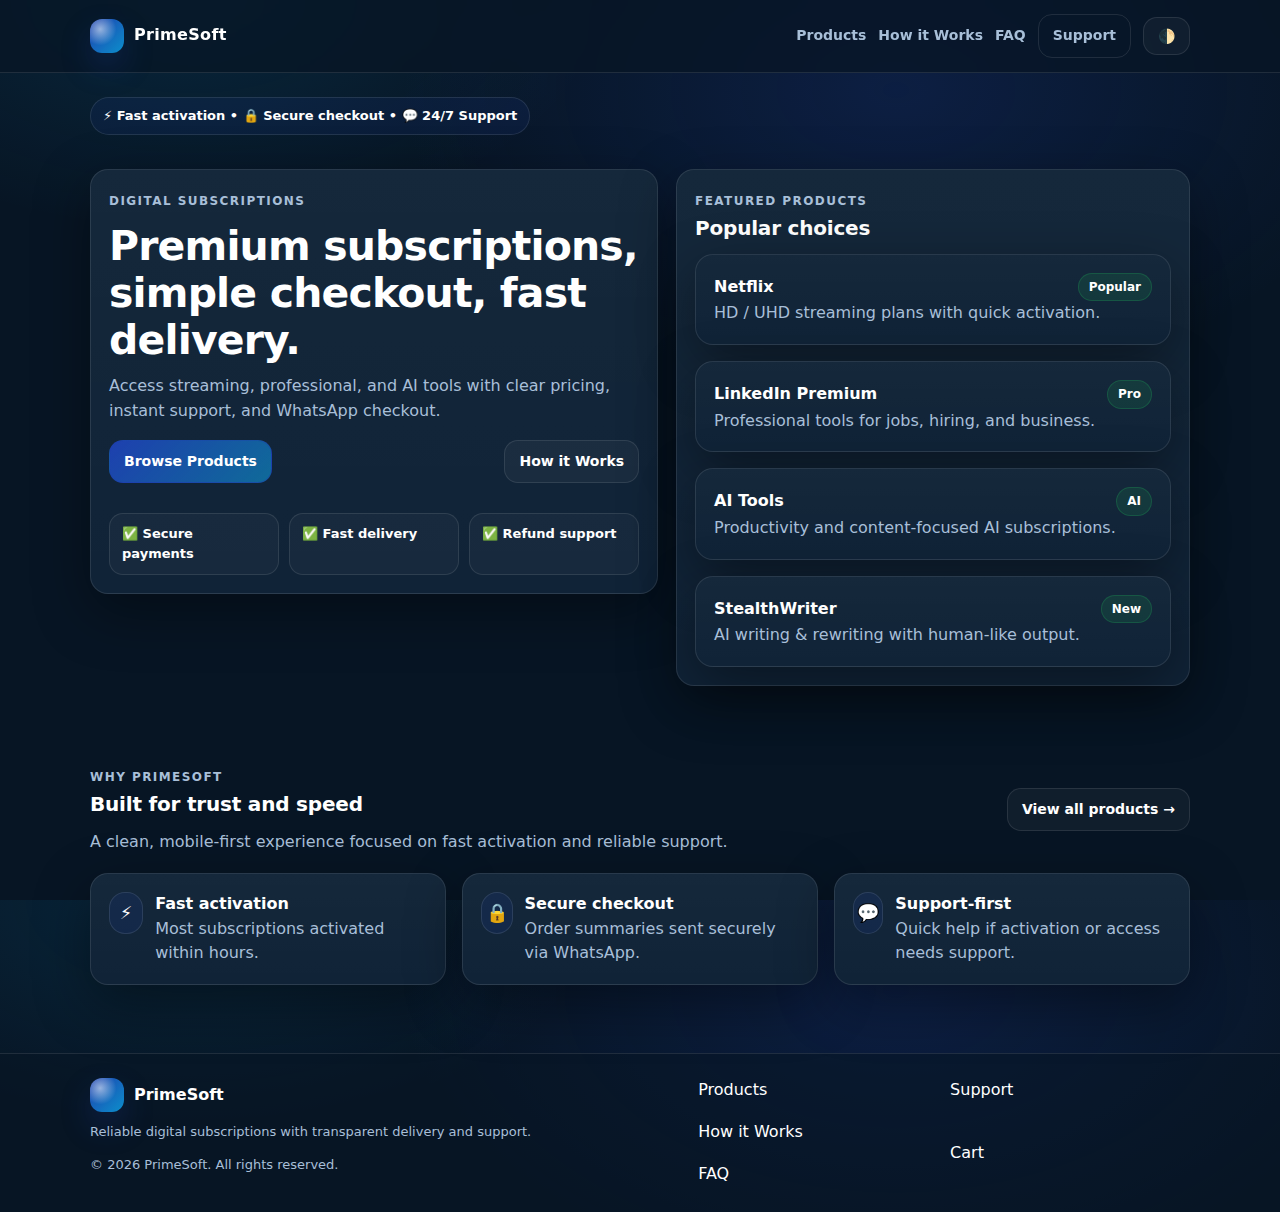
<file: index.html>
<!DOCTYPE html>
<html lang="en" data-theme="dark">
<head>
  <meta charset="UTF-8" />
  <meta name="viewport" content="width=device-width,initial-scale=1" />
  <title>PrimeSoft Solutions — Digital Subscriptions</title>
  <meta name="description" content="Premium digital subscriptions with fast activation and 24/7 support." />
  <link rel="stylesheet" href="styles.css" />
</head>
<body>

<!-- NAVBAR -->
<header class="nav">
  <div class="container nav-inner">
    <a class="brand" href="index.html">
      <span class="logo"></span>
      <span>PrimeSoft</span>
    </a>

    <nav class="nav-links">
      <a href="products.html">Products</a>
      <a href="how-it-works.html">How it Works</a>
      <a href="faq.html">FAQ</a>
      <a class="btn ghost" href="contact.html">Support</a>
      <button class="btn" onclick="toggleTheme()" type="button" aria-label="Toggle theme">🌓</button>
    </nav>
  </div>
</header>

<!-- HERO -->
<main class="container">
  <section class="hero">
    <div class="badge">⚡ Fast activation • 🔒 Secure checkout • 💬 24/7 Support</div>

    <div class="hero-grid section">
      <div class="card">
        <div class="kicker">Digital subscriptions</div>
        <h1 class="h1">
          Premium subscriptions,<br />
          simple checkout, fast delivery.
        </h1>
        <p class="p-lg">
          Access streaming, professional, and AI tools with clear pricing,
          instant support, and WhatsApp checkout.
        </p>

        <div class="section-sm row">
          <a class="btn primary" href="products.html">Browse Products</a>
          <a class="btn" href="how-it-works.html">How it Works</a>
        </div>

        <div class="trust">
          <div class="item">✅ Secure payments</div>
          <div class="item">✅ Fast delivery</div>
          <div class="item">✅ Refund support</div>
        </div>
      </div>

      <!-- FEATURED PRODUCTS -->
      <div class="card">
        <div class="kicker">Featured products</div>
        <h2 class="h2">Popular choices</h2>

        <div class="grid">
          <a class="card hover" href="products.html">
            <div class="row">
              <strong>Netflix</strong>
              <span class="tag">Popular</span>
            </div>
            <p class="p">HD / UHD streaming plans with quick activation.</p>
          </a>

          <a class="card hover" href="products.html">
            <div class="row">
              <strong>LinkedIn Premium</strong>
              <span class="tag">Pro</span>
            </div>
            <p class="p">Professional tools for jobs, hiring, and business.</p>
          </a>

          <a class="card hover" href="products.html">
            <div class="row">
              <strong>AI Tools</strong>
              <span class="tag">AI</span>
            </div>
            <p class="p">Productivity and content-focused AI subscriptions.</p>
          </a>

          <!-- NEW PRODUCT -->
          <a class="card hover" href="products.html">
            <div class="row">
              <strong>StealthWriter</strong>
              <span class="tag">New</span>
            </div>
            <p class="p">AI writing & rewriting with human-like output.</p>
          </a>
        </div>
      </div>
    </div>
  </section>

  <!-- WHY PRIMESOFT -->
  <section class="section">
    <div class="row">
      <div>
        <div class="kicker">Why PrimeSoft</div>
        <h2 class="h2">Built for trust and speed</h2>
        <p class="p">
          A clean, mobile-first experience focused on fast activation and
          reliable support.
        </p>
      </div>
      <a class="btn" href="products.html">View all products →</a>
    </div>

    <div class="grid" style="grid-template-columns:repeat(3,1fr);margin-top:18px">
      <div class="card">
        <div class="feature">
          <div class="icon">⚡</div>
          <div>
            <strong>Fast activation</strong>
            <p class="p">Most subscriptions activated within hours.</p>
          </div>
        </div>
      </div>

      <div class="card">
        <div class="feature">
          <div class="icon">🔒</div>
          <div>
            <strong>Secure checkout</strong>
            <p class="p">Order summaries sent securely via WhatsApp.</p>
          </div>
        </div>
      </div>

      <div class="card">
        <div class="feature">
          <div class="icon">💬</div>
          <div>
            <strong>Support-first</strong>
            <p class="p">Quick help if activation or access needs support.</p>
          </div>
        </div>
      </div>
    </div>
  </section>
</main>

<!-- FOOTER -->
<footer class="footer">
  <div class="container grid footer-grid">
    <div>
      <div class="row" style="justify-content:flex-start;gap:10px">
        <span class="logo"></span>
        <strong>PrimeSoft</strong>
      </div>
      <p class="help" style="margin-top:10px">
        Reliable digital subscriptions with transparent delivery and support.
      </p>
      <p class="help">© <span id="y"></span> PrimeSoft. All rights reserved.</p>
    </div>

    <div class="grid" style="grid-template-columns:repeat(2,1fr);gap:12px">
      <div class="grid">
        <a href="products.html">Products</a>
        <a href="how-it-works.html">How it Works</a>
        <a href="faq.html">FAQ</a>
      </div>
      <div class="grid">
        <a href="contact.html">Support</a>
        <a href="cart.html">Cart</a>
      </div>
    </div>
  </div>
</footer>

<script src="app.js"></script>
<script>
  document.getElementById("y").textContent = new Date().getFullYear();
</script>
</body>
</html>
</file>
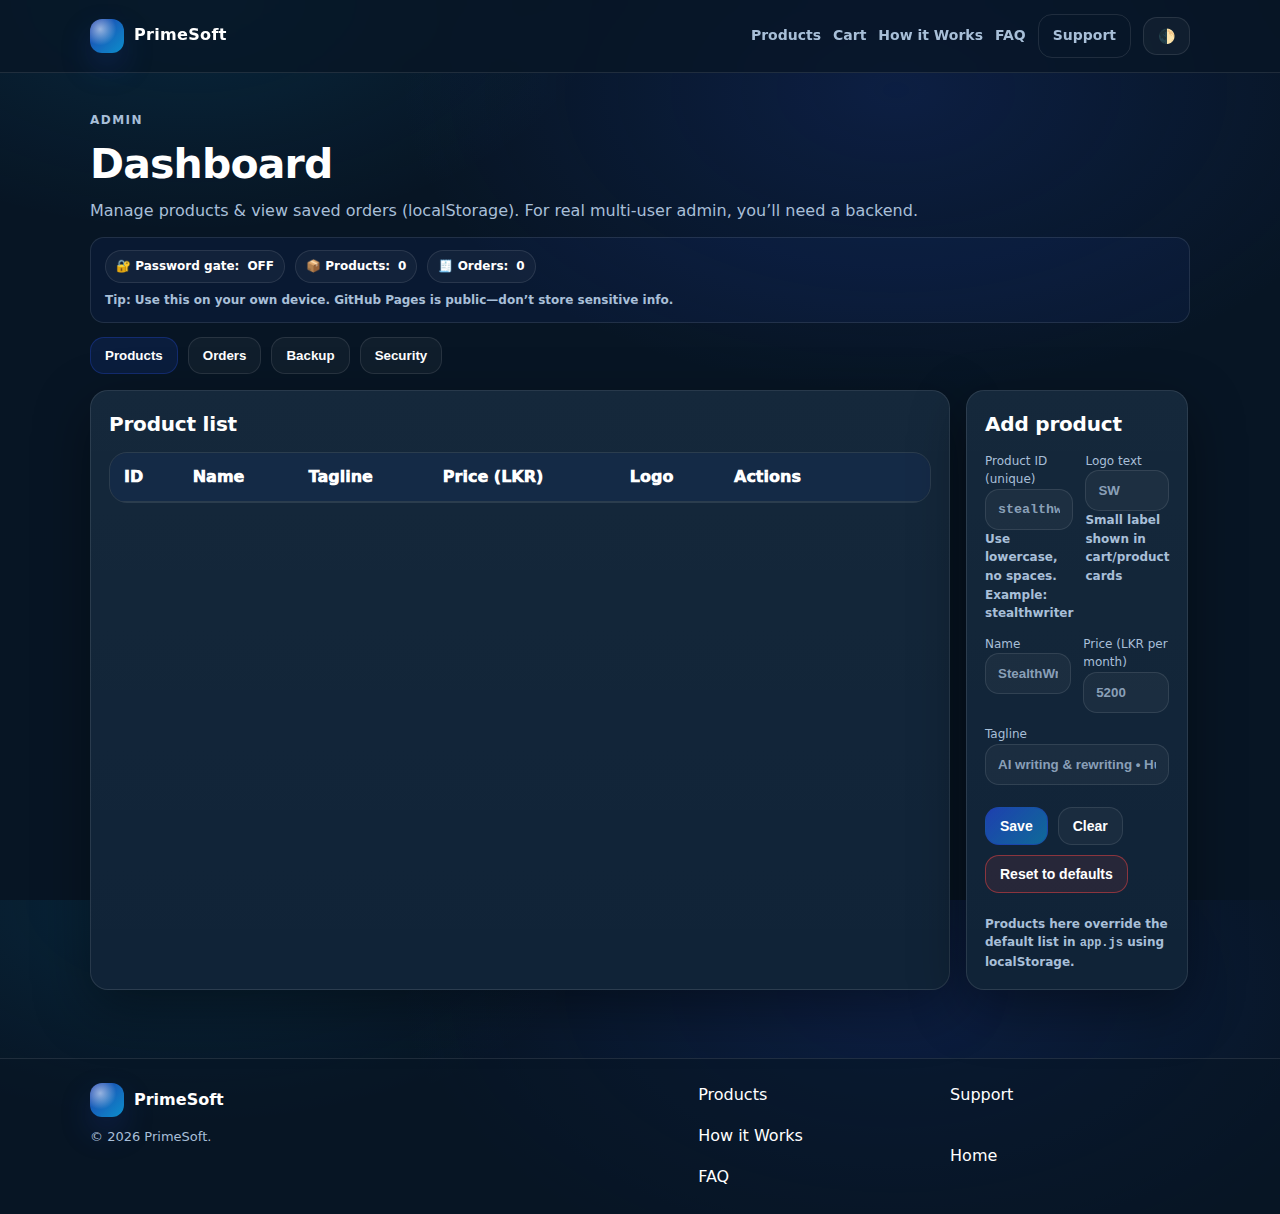
<file: admin.html>
<!DOCTYPE html>
<html lang="en" data-theme="dark">
<head>
  <meta charset="UTF-8" />
  <meta name="viewport" content="width=device-width,initial-scale=1" />
  <title>Admin Dashboard — PrimeSoft</title>
  <link rel="stylesheet" href="styles.css" />
  <style>
    .tabs { display:flex; gap:10px; flex-wrap:wrap; margin-top:14px; }
    .tabBtn { padding:10px 14px; border-radius:14px; border:1px solid var(--line);
      background: rgba(255,255,255,.04); color: var(--text); font-weight:900; cursor:pointer; }
    .tabBtn.active { background: rgba(30,64,175,.18); border-color: rgba(30,64,175,.45); }
    .panel { display:none; margin-top:16px; }
    .panel.active { display:block; }

    .twoCol { display:grid; grid-template-columns:1fr .9fr; gap:16px; }
    @media (max-width: 900px){ .twoCol{grid-template-columns:1fr;} }

    .tableWrap { overflow:auto; border-radius:18px; border:1px solid var(--line); }
    table { width:100%; border-collapse:collapse; min-width:820px; }
    th, td { padding:12px 14px; border-bottom:1px solid var(--line); text-align:left; }
    th { background: rgba(30,64,175,.10); color: var(--text); font-weight:1000; position:sticky; top:0; }
    td { color: var(--muted); font-weight:700; }
    td strong { color: var(--text); }

    .mono { font-family: ui-monospace, SFMono-Regular, Menlo, Monaco, Consolas, "Liberation Mono", "Courier New", monospace; }
    .pill { display:inline-flex; align-items:center; gap:8px; padding:6px 10px; border-radius:999px;
      border:1px solid var(--line); background: rgba(255,255,255,.04); color: var(--text); font-weight:900; font-size:12px; }

    .danger { border-color: rgba(239,68,68,.5) !important; background: rgba(239,68,68,.10) !important; }
    .ok { border-color: rgba(34,197,94,.45) !important; background: rgba(34,197,94,.10) !important; }

    .formRow { display:grid; grid-template-columns:1fr 1fr; gap:12px; }
    @media (max-width: 900px){ .formRow{grid-template-columns:1fr;} }

    .hint { font-size:12px; color: var(--muted); font-weight:700; }
  </style>
</head>
<body>

<header class="nav">
  <div class="container nav-inner">
    <a class="brand" href="index.html"><span class="logo"></span><span>PrimeSoft</span></a>
    <nav class="nav-links">
      <a href="products.html">Products</a>
      <a href="cart.html">Cart</a>
      <a href="how-it-works.html">How it Works</a>
      <a href="faq.html">FAQ</a>
      <a class="btn ghost" href="contact.html">Support</a>
      <button class="btn" onclick="toggleTheme()" type="button" aria-label="Toggle theme">🌓</button>
    </nav>
  </div>
</header>

<main class="container">
  <section class="section">
    <div class="kicker">Admin</div>
    <h1 class="h1">Dashboard</h1>
    <p class="p-lg">Manage products & view saved orders (localStorage). For real multi-user admin, you’ll need a backend.</p>

    <div class="notice" style="margin-top:14px">
      <div class="row" style="justify-content:flex-start;gap:10px;flex-wrap:wrap">
        <span class="pill">🔐 Password gate: <strong id="gateStatus">OFF</strong></span>
        <span class="pill">📦 Products: <strong id="prodCount">0</strong></span>
        <span class="pill">🧾 Orders: <strong id="orderCount">0</strong></span>
      </div>
      <div class="hint" style="margin-top:8px">
        Tip: Use this on your own device. GitHub Pages is public—don’t store sensitive info.
      </div>
    </div>

    <div class="tabs">
      <button class="tabBtn active" data-tab="products">Products</button>
      <button class="tabBtn" data-tab="orders">Orders</button>
      <button class="tabBtn" data-tab="backup">Backup</button>
      <button class="tabBtn" data-tab="security">Security</button>
    </div>

    <!-- PRODUCTS PANEL -->
    <div class="panel active" id="tab-products">
      <div class="twoCol">
        <div class="card">
          <h2 class="h2">Product list</h2>
          <div class="tableWrap" style="margin-top:12px">
            <table>
              <thead>
                <tr>
                  <th>ID</th>
                  <th>Name</th>
                  <th>Tagline</th>
                  <th>Price (LKR)</th>
                  <th>Logo</th>
                  <th style="width:210px">Actions</th>
                </tr>
              </thead>
              <tbody id="productTbody"></tbody>
            </table>
          </div>
        </div>

        <div class="card">
          <h2 class="h2" id="formTitle">Add product</h2>

          <div class="form" style="margin-top:12px">
            <div class="formRow">
              <div>
                <div class="small">Product ID (unique)</div>
                <input class="input mono" id="p_id" placeholder="stealthwriter" />
                <div class="hint">Use lowercase, no spaces. Example: stealthwriter</div>
              </div>
              <div>
                <div class="small">Logo text</div>
                <input class="input" id="p_logo" placeholder="SW" maxlength="4" />
                <div class="hint">Small label shown in cart/product cards</div>
              </div>
            </div>

            <div class="formRow">
              <div>
                <div class="small">Name</div>
                <input class="input" id="p_name" placeholder="StealthWriter" />
              </div>
              <div>
                <div class="small">Price (LKR per month)</div>
                <input class="input" id="p_price" type="number" min="0" placeholder="5200" />
              </div>
            </div>

            <div>
              <div class="small">Tagline</div>
              <input class="input" id="p_tagline" placeholder="AI writing & rewriting • Human-like output" />
            </div>

            <div class="row" style="justify-content:flex-start; margin-top:10px; gap:10px; flex-wrap:wrap">
              <button class="btn primary" type="button" onclick="saveProduct()">Save</button>
              <button class="btn" type="button" onclick="resetForm()">Clear</button>
              <button class="btn danger" type="button" onclick="resetToDefaults()">Reset to defaults</button>
            </div>

            <div class="hint" style="margin-top:10px">
              Products here override the default list in <span class="mono">app.js</span> using localStorage.
            </div>
          </div>
        </div>
      </div>
    </div>

    <!-- ORDERS PANEL -->
    <div class="panel" id="tab-orders">
      <div class="card">
        <div class="row">
          <div>
            <h2 class="h2">Orders</h2>
            <p class="p">Orders are saved locally when you checkout (we’ll add the small code snippet below).</p>
          </div>
          <div class="row" style="justify-content:flex-end; gap:10px; flex-wrap:wrap">
            <button class="btn" type="button" onclick="seedDemoOrder()">Add demo order</button>
            <button class="btn danger" type="button" onclick="clearOrders()">Clear orders</button>
          </div>
        </div>

        <div class="tableWrap" style="margin-top:12px">
          <table>
            <thead>
              <tr>
                <th>Date</th>
                <th>Customer</th>
                <th>Email</th>
                <th>Items</th>
                <th>Total</th>
                <th style="width:220px">Actions</th>
              </tr>
            </thead>
            <tbody id="ordersTbody"></tbody>
          </table>
        </div>
      </div>
    </div>

    <!-- BACKUP PANEL -->
    <div class="panel" id="tab-backup">
      <div class="twoCol">
        <div class="card">
          <h2 class="h2">Export</h2>
          <p class="p">Download a JSON backup of products + orders.</p>
          <div class="section-sm row" style="justify-content:flex-start;gap:10px;flex-wrap:wrap">
            <button class="btn primary" type="button" onclick="downloadBackup()">Download backup.json</button>
            <button class="btn" type="button" onclick="copyBackup()">Copy JSON</button>
          </div>
          <textarea class="textarea mono" id="backupText" style="margin-top:12px" placeholder="Backup JSON will appear here…"></textarea>
        </div>

        <div class="card">
          <h2 class="h2">Import</h2>
          <p class="p">Paste JSON backup to restore.</p>
          <textarea class="textarea mono" id="importText" placeholder="Paste backup JSON here…"></textarea>
          <div class="section-sm row" style="justify-content:flex-start;gap:10px;flex-wrap:wrap">
            <button class="btn primary" type="button" onclick="importBackup()">Import</button>
            <button class="btn" type="button" onclick="document.getElementById('importText').value=''">Clear</button>
          </div>
          <div class="notice" style="margin-top:10px">
            Import replaces current admin products + orders.
          </div>
        </div>
      </div>
    </div>

    <!-- SECURITY PANEL -->
    <div class="panel" id="tab-security">
      <div class="twoCol">
        <div class="card">
          <h2 class="h2">Password gate (simple)</h2>
          <p class="p">This is NOT real security (GitHub Pages is public). It only hides the page on your device.</p>
          <div class="form" style="margin-top:12px">
            <div class="small">Set admin password</div>
            <input class="input" id="pw" type="password" placeholder="Choose a password" />
            <div class="row" style="justify-content:flex-start; gap:10px; margin-top:10px; flex-wrap:wrap">
              <button class="btn primary" type="button" onclick="setPassword()">Enable</button>
              <button class="btn danger" type="button" onclick="disablePassword()">Disable</button>
            </div>
            <div class="hint" style="margin-top:10px">
              If enabled, you’ll be asked for password on opening admin.html.
            </div>
          </div>
        </div>

        <div class="card">
          <h2 class="h2">Notes</h2>
          <ul class="ul">
            <li class="li">For real admin: use a backend (Firebase/Supabase) + auth.</li>
            <li class="li">Don’t store private customer data in localStorage.</li>
            <li class="li">This dashboard is best for personal management on your device.</li>
          </ul>
        </div>
      </div>
    </div>

  </section>
</main>

<footer class="footer">
  <div class="container grid footer-grid">
    <div>
      <div class="row" style="justify-content:flex-start;gap:10px"><span class="logo"></span><strong>PrimeSoft</strong></div>
      <p class="help" style="margin-top:10px">© <span id="y"></span> PrimeSoft.</p>
    </div>
    <div class="grid" style="grid-template-columns:repeat(2,1fr);gap:12px">
      <div class="grid">
        <a href="products.html">Products</a>
        <a href="how-it-works.html">How it Works</a>
        <a href="faq.html">FAQ</a>
      </div>
      <div class="grid">
        <a href="contact.html">Support</a>
        <a href="index.html">Home</a>
      </div>
    </div>
  </div>
</footer>

<script src="app.js"></script>
<script>
  document.getElementById("y").textContent = new Date().getFullYear();

  // ---- Storage keys ----
  const PROD_KEY = "products_v1";  // admin override list
  const ORDERS_KEY = "orders_v1";
  const PW_KEY = "admin_pw_v1";

  // ---- Password gate (soft gate) ----
  function gateCheck() {
    const pw = localStorage.getItem(PW_KEY);
    const gateStatus = document.getElementById("gateStatus");
    gateStatus.textContent = pw ? "ON" : "OFF";
    if (!pw) return true;

    const entered = prompt("Admin password:");
    if (entered === pw) return true;
    alert("Wrong password.");
    location.href = "index.html";
    return false;
  }

  // ---- Products (override) ----
  function getDefaultProducts() {
    // fallback to the default list in app.js
    return (window.getAllProducts ? window.getAllProducts() : []) || [];
  }

  function readProducts() {
    try {
      const raw = localStorage.getItem(PROD_KEY);
      if (!raw) return getDefaultProducts();
      const parsed = JSON.parse(raw);
      return Array.isArray(parsed) ? parsed : getDefaultProducts();
    } catch {
      return getDefaultProducts();
    }
  }

  function writeProducts(list) {
    localStorage.setItem(PROD_KEY, JSON.stringify(list));
    refreshAll();
  }

  // ---- Orders ----
  function readOrders() {
    try { return JSON.parse(localStorage.getItem(ORDERS_KEY)) || []; }
    catch { return []; }
  }
  function writeOrders(list) {
    localStorage.setItem(ORDERS_KEY, JSON.stringify(list));
    refreshAll();
  }

  // ---- UI helpers ----
  let editingId = null;

  function resetForm() {
    editingId = null;
    document.getElementById("formTitle").textContent = "Add product";
    ["p_id","p_logo","p_name","p_price","p_tagline"].forEach(id => document.getElementById(id).value = "");
  }

  function fillForm(p) {
    editingId = p.id;
    document.getElementById("formTitle").textContent = "Edit product";
    document.getElementById("p_id").value = p.id;
    document.getElementById("p_logo").value = p.logoText || "";
    document.getElementById("p_name").value = p.name || "";
    document.getElementById("p_price").value = p.priceLkr || 0;
    document.getElementById("p_tagline").value = p.tagline || "";
  }

  function saveProduct() {
    const id = document.getElementById("p_id").value.trim().toLowerCase();
    const logoText = document.getElementById("p_logo").value.trim() || "•";
    const name = document.getElementById("p_name").value.trim();
    const priceLkr = Number(document.getElementById("p_price").value || 0);
    const tagline = document.getElementById("p_tagline").value.trim();

    if (!id || !name) {
      alert("Please fill Product ID and Name.");
      return;
    }

    const list = readProducts();
    const idx = list.findIndex(x => x.id === id);

    const item = { id, name, tagline, priceLkr, logoText };

    if (editingId && editingId !== id) {
      // if changing ID, remove old
      const oldIdx = list.findIndex(x => x.id === editingId);
      if (oldIdx >= 0) list.splice(oldIdx, 1);
    }

    if (idx >= 0) list[idx] = item;
    else list.push(item);

    writeProducts(list);
    resetForm();
    alert("Saved ✅");
  }

  function deleteProduct(id) {
    if (!confirm("Delete product: " + id + " ?")) return;
    const list = readProducts().filter(x => x.id !== id);
    writeProducts(list);
  }

  function resetToDefaults() {
    if (!confirm("Reset products to defaults from app.js?")) return;
    localStorage.removeItem(PROD_KEY);
    refreshAll();
  }

  // ---- Orders actions ----
  function viewOrder(id) {
    const o = readOrders().find(x => x.id === id);
    if (!o) return;
    alert(
      `Order #${o.id}\n\n` +
      `Date: ${new Date(o.createdAt).toLocaleString()}\n` +
      `Name: ${o.customerName}\n` +
      `Email: ${o.customerEmail}\n` +
      `Total: ${o.totalLkr}\n\n` +
      `Items:\n` +
      o.items.map(i => `- ${i.name} x${i.qty} (${i.lineTotalLkr})`).join("\n")
    );
  }

  function deleteOrder(id) {
    if (!confirm("Delete order: " + id + " ?")) return;
    writeOrders(readOrders().filter(x => x.id !== id));
  }

  function clearOrders() {
    if (!confirm("Clear all orders?")) return;
    localStorage.removeItem(ORDERS_KEY);
    refreshAll();
  }

  function seedDemoOrder() {
    const now = Date.now();
    const demo = {
      id: "D" + String(now).slice(-7),
      createdAt: now,
      customerName: "Demo Customer",
      customerEmail: "demo@email.com",
      items: [{ id: "netflix", name: "Netflix", qty: 1, lineTotalLkr: 2500 }],
      totalLkr: 2500
    };
    const list = [demo, ...readOrders()];
    writeOrders(list);
  }

  // ---- Render tables ----
  function renderProductsTable() {
    const list = readProducts();
    document.getElementById("prodCount").textContent = String(list.length);

    const tb = document.getElementById("productTbody");
    tb.innerHTML = list.map(p => `
      <tr>
        <td class="mono"><strong>${p.id}</strong></td>
        <td><strong>${p.name || ""}</strong></td>
        <td>${p.tagline || ""}</td>
        <td class="mono">${p.priceLkr ?? 0}</td>
        <td class="mono">${p.logoText || ""}</td>
        <td>
          <div class="row" style="justify-content:flex-start;gap:10px;flex-wrap:wrap">
            <button class="btn" type="button" onclick='fillForm(${JSON.stringify(p)})'>Edit</button>
            <button class="btn danger" type="button" onclick="deleteProduct('${p.id}')">Delete</button>
          </div>
        </td>
      </tr>
    `).join("");
  }

  function renderOrdersTable() {
    const orders = readOrders();
    document.getElementById("orderCount").textContent = String(orders.length);

    const tb = document.getElementById("ordersTbody");
    if (!orders.length) {
      tb.innerHTML = `<tr><td colspan="6">No orders saved yet.</td></tr>`;
      return;
    }

    tb.innerHTML = orders.map(o => `
      <tr>
        <td class="mono">${new Date(o.createdAt).toLocaleString()}</td>
        <td><strong>${o.customerName || "-"}</strong></td>
        <td>${o.customerEmail || "-"}</td>
        <td>${(o.items || []).map(i => `<span class="pill">${i.name} x${i.qty}</span>`).join(" ")}</td>
        <td class="mono"><strong>${o.totalLkr ?? 0}</strong></td>
        <td>
          <div class="row" style="justify-content:flex-start;gap:10px;flex-wrap:wrap">
            <button class="btn" type="button" onclick="viewOrder('${o.id}')">View</button>
            <button class="btn danger" type="button" onclick="deleteOrder('${o.id}')">Delete</button>
          </div>
        </td>
      </tr>
    `).join("");
  }

  // ---- Backup ----
  function getBackupObject() {
    const obj = {
      exportedAt: new Date().toISOString(),
      products: (localStorage.getItem(PROD_KEY) ? readProducts() : null), // null means using defaults
      orders: readOrders()
    };
    return obj;
  }

  function refreshBackupText() {
    document.getElementById("backupText").value = JSON.stringify(getBackupObject(), null, 2);
  }

  function downloadBackup() {
    refreshBackupText();
    const blob = new Blob([document.getElementById("backupText").value], { type: "application/json" });
    const a = document.createElement("a");
    a.href = URL.createObjectURL(blob);
    a.download = "backup.json";
    a.click();
    URL.revokeObjectURL(a.href);
  }

  async function copyBackup() {
    refreshBackupText();
    await navigator.clipboard.writeText(document.getElementById("backupText").value);
    alert("Copied ✅");
  }

  function importBackup() {
    const raw = document.getElementById("importText").value.trim();
    if (!raw) return alert("Paste JSON first.");
    try {
      const obj = JSON.parse(raw);
      if (obj.products === null) localStorage.removeItem(PROD_KEY);
      else if (Array.isArray(obj.products)) localStorage.setItem(PROD_KEY, JSON.stringify(obj.products));
      if (Array.isArray(obj.orders)) localStorage.setItem(ORDERS_KEY, JSON.stringify(obj.orders));
      alert("Imported ✅");
      refreshAll();
    } catch {
      alert("Invalid JSON.");
    }
  }

  // ---- Security ----
  function setPassword() {
    const pw = document.getElementById("pw").value.trim();
    if (!pw) return alert("Enter a password.");
    localStorage.setItem(PW_KEY, pw);
    alert("Enabled ✅");
    refreshAll();
  }

  function disablePassword() {
    localStorage.removeItem(PW_KEY);
    alert("Disabled ✅");
    refreshAll();
  }

  // ---- Tabs ----
  document.querySelectorAll(".tabBtn").forEach(btn => {
    btn.addEventListener("click", () => {
      document.querySelectorAll(".tabBtn").forEach(b => b.classList.remove("active"));
      document.querySelectorAll(".panel").forEach(p => p.classList.remove("active"));
      btn.classList.add("active");
      document.getElementById("tab-" + btn.dataset.tab).classList.add("active");
    });
  });

  function refreshAll() {
    document.getElementById("gateStatus").textContent = localStorage.getItem(PW_KEY) ? "ON" : "OFF";
    renderProductsTable();
    renderOrdersTable();
    refreshBackupText();
  }

  // Start
  if (gateCheck()) refreshAll();
</script>
</body>
</html>
</file>
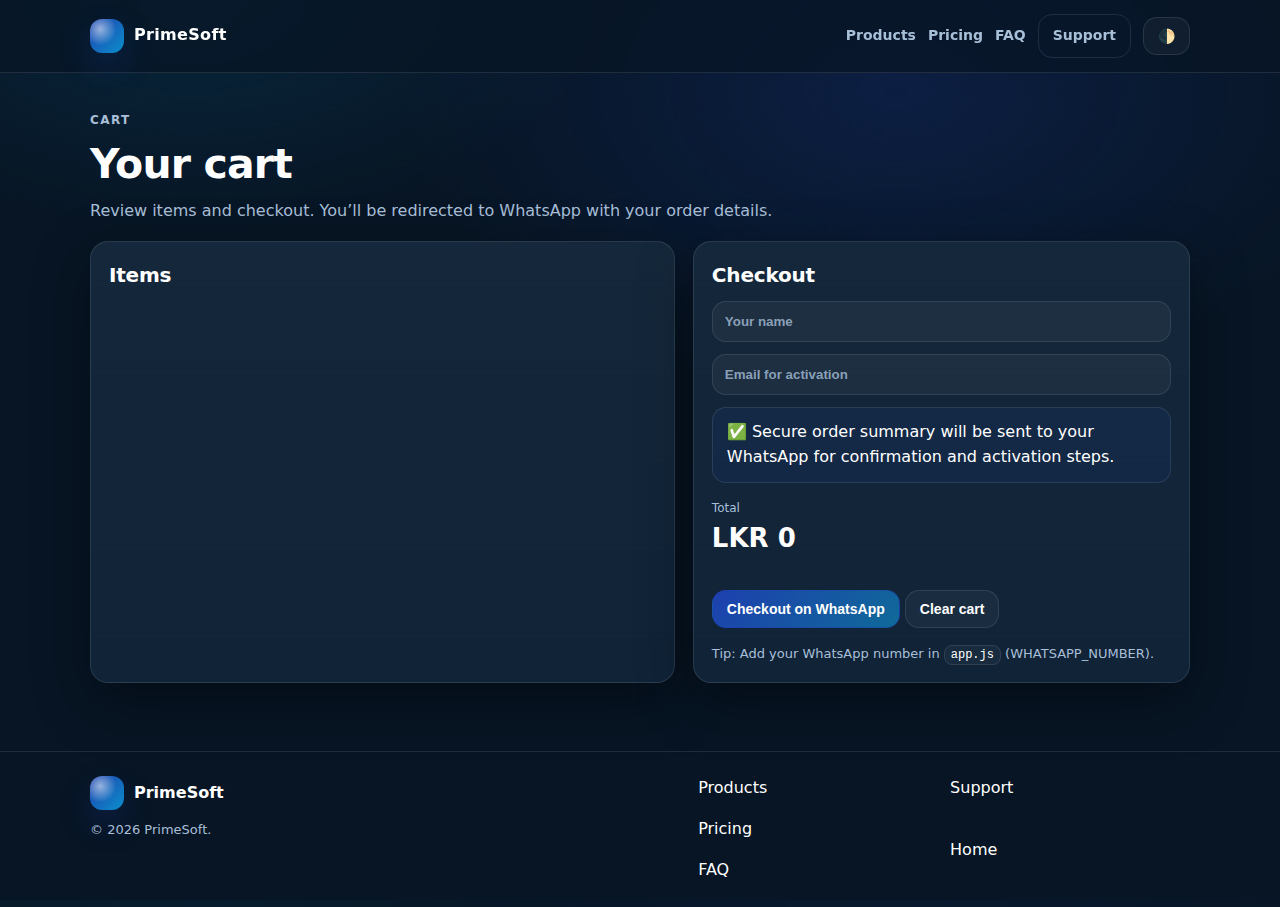
<file: cart.html>
<!DOCTYPE html>
<html lang="en" data-theme="dark">
<head>
  <meta charset="UTF-8" />
  <meta name="viewport" content="width=device-width,initial-scale=1" />
  <title>Cart — PrimeSoft</title>
  <link rel="stylesheet" href="styles.css" />
  <style>
    .cartItem{display:flex;gap:12px;align-items:flex-start;justify-content:space-between}
    .left{display:flex;gap:12px;align-items:flex-start}
    .logoBox{
      width:52px;height:52px;border-radius:16px;
      display:flex;align-items:center;justify-content:center;
      font-weight:900;border:1px solid var(--line);
      background: linear-gradient(135deg, rgba(124,58,237,.25), rgba(6,182,212,.18));
      flex:0 0 auto;
    }
    .qty{width:74px}
    .line{color:var(--muted);font-weight:700}
    .totalBig{font-size:26px;font-weight:900}
  </style>
</head>
<body>

<header class="nav">
  <div class="container nav-inner">
    <a class="brand" href="index.html"><span class="logo"></span><span>PrimeSoft</span></a>
    <nav class="nav-links">
      <a href="products.html">Products</a>
      <a href="pricing.html">Pricing</a>
      <a href="faq.html">FAQ</a>
      <a class="btn ghost" href="contact.html">Support</a>
      <button class="btn" onclick="toggleTheme()" type="button">🌓</button>
    </nav>
  </div>
</header>

<main class="container">
  <section class="section">
    <div class="kicker">Cart</div>
    <h1 class="h1">Your cart</h1>
    <p class="p-lg">Review items and checkout. You’ll be redirected to WhatsApp with your order details.</p>

    <div class="grid" style="grid-template-columns:1fr .85fr;gap:18px;margin-top:18px">
      <div class="card">
        <h2 class="h2">Items</h2>
        <div id="cartItems" class="grid" style="gap:12px"></div>
        <div class="notice" id="emptyNotice" style="display:none;margin-top:12px">
          Your cart is empty. Go to <a href="products.html"><strong>Products</strong></a>.
        </div>
      </div>

      <div class="card">
        <h2 class="h2">Checkout</h2>

        <div class="grid" style="gap:12px">
          <input id="name" class="input" placeholder="Your name" />
          <input id="email" class="input" placeholder="Email for activation" type="email" />
          <div class="notice">
            ✅ Secure order summary will be sent to your WhatsApp for confirmation and activation steps.
          </div>
        </div>

        <div class="section-sm row">
          <div>
            <div class="small">Total</div>
            <div id="total" class="totalBig">LKR 0</div>
          </div>
        </div>

        <div class="section-sm">
          <button class="btn primary" type="button" onclick="doCheckout()">Checkout on WhatsApp</button>
          <button class="btn" type="button" onclick="cart.clearCart(); renderCart();">Clear cart</button>
        </div>

        <div class="help">
          Tip: Add your WhatsApp number in <code>app.js</code> (WHATSAPP_NUMBER).
        </div>
      </div>
    </div>

  </section>
</main>

<footer class="footer">
  <div class="container grid footer-grid">
    <div>
      <div class="row" style="justify-content:flex-start;gap:10px"><span class="logo"></span><strong>PrimeSoft</strong></div>
      <p class="help" style="margin-top:10px">© <span id="y"></span> PrimeSoft.</p>
    </div>
    <div class="grid" style="grid-template-columns:repeat(2,1fr);gap:12px">
      <div class="grid">
        <a href="products.html">Products</a>
        <a href="pricing.html">Pricing</a>
        <a href="faq.html">FAQ</a>
      </div>
      <div class="grid">
        <a href="contact.html">Support</a>
        <a href="index.html">Home</a>
      </div>
    </div>
  </div>
</footer>

<script src="app.js"></script>
<script>
  document.getElementById("y").textContent = new Date().getFullYear();

  const itemsEl = document.getElementById("cartItems");
  const totalEl = document.getElementById("total");
  const emptyNotice = document.getElementById("emptyNotice");

  function renderCart() {
    const { items, total } = cart.cartSummary();

    totalEl.textContent = formatLKR(total);

    if (!items.length) {
      itemsEl.innerHTML = "";
      emptyNotice.style.display = "block";
      return;
    }

    emptyNotice.style.display = "none";

    itemsEl.innerHTML = items.map(x => `
      <div class="card" style="box-shadow:none">
        <div class="cartItem">
          <div class="left">
            <div class="logoBox">${x.product.logoText}</div>
            <div>
              <strong>${x.product.name}</strong>
              <div class="line">${x.product.tagline}</div>
              <div class="line">Price: ${formatLKR(x.product.priceLkr)} / month</div>
            </div>
          </div>

          <div style="text-align:right">
            <div class="line">Line: <strong>${formatLKR(x.lineTotal)}</strong></div>
            <div style="margin-top:8px;display:flex;gap:8px;justify-content:flex-end;align-items:center">
              <input class="input qty" type="number" min="1" value="${x.qty}"
                onchange="cart.setQty('${x.product.id}', this.value); renderCart();" />
              <button class="btn" type="button" onclick="cart.removeFromCart('${x.product.id}'); renderCart();">Remove</button>
            </div>
          </div>
        </div>
      </div>
    `).join("");
  }

  function doCheckout() {
    const name = document.getElementById("name").value.trim();
    const email = document.getElementById("email").value.trim();
    checkoutToWhatsApp({ name, email });
  }

  renderCart();
</script>
</body>
</html>
</file>
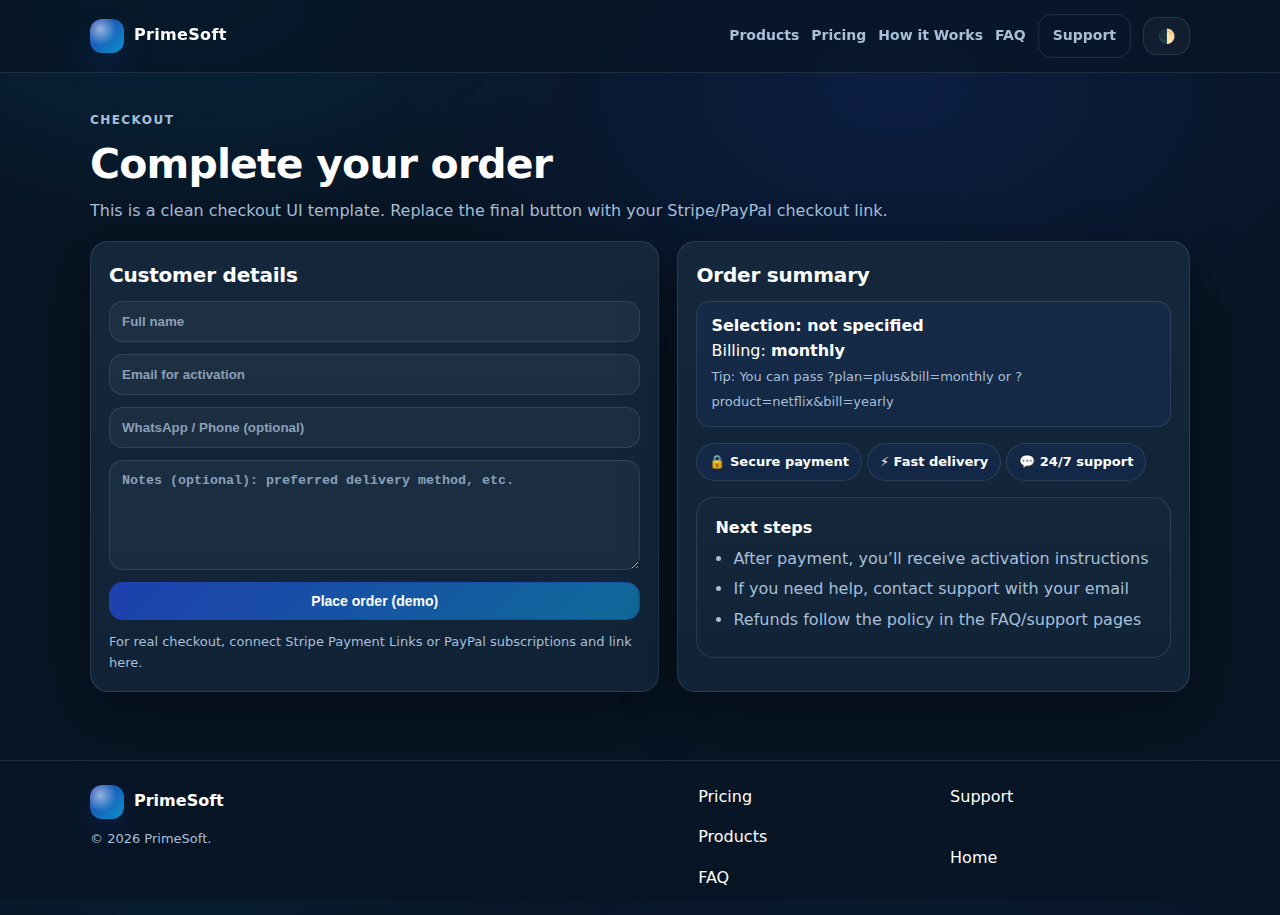
<file: checkout.html>
<!DOCTYPE html>
<html lang="en" data-theme="dark">
<head>
  <meta charset="UTF-8" />
  <meta name="viewport" content="width=device-width,initial-scale=1" />
  <title>Checkout — PrimeSoft</title>
  <link rel="stylesheet" href="styles.css" />
</head>
<body>

<header class="nav">
  <div class="container nav-inner">
    <a class="brand" href="index.html"><span class="logo"></span><span>PrimeSoft</span></a>
    <nav class="nav-links">
      <a href="products.html">Products</a>
      <a href="pricing.html">Pricing</a>
      <a href="how-it-works.html">How it Works</a>
      <a href="faq.html">FAQ</a>
      <a class="btn ghost" href="contact.html">Support</a>
      <button class="btn" onclick="toggleTheme()" type="button">🌓</button>
    </nav>
  </div>
</header>

<main class="container">
  <section class="section">
    <div class="kicker">Checkout</div>
    <h1 class="h1">Complete your order</h1>
    <p class="p-lg">This is a clean checkout UI template. Replace the final button with your Stripe/PayPal checkout link.</p>

    <div class="grid" style="grid-template-columns:1fr .9fr;gap:18px;margin-top:18px">
      <div class="card">
        <h2 class="h2">Customer details</h2>
        <form class="form" onsubmit="alert('Demo checkout. Replace with Stripe/PayPal link for real payments.'); return false;">
          <input class="input" placeholder="Full name" required />
          <input class="input" placeholder="Email for activation" type="email" required />
          <input class="input" placeholder="WhatsApp / Phone (optional)" />
          <textarea class="textarea" placeholder="Notes (optional): preferred delivery method, etc."></textarea>
          <button class="btn primary" type="submit">Place order (demo)</button>
          <div class="help">For real checkout, connect Stripe Payment Links or PayPal subscriptions and link here.</div>
        </form>
      </div>

      <div class="card">
        <h2 class="h2">Order summary</h2>
        <div class="notice" id="summary">Loading selection…</div>

        <div class="section-sm">
          <div class="badge">🔒 Secure payment</div>
          <div class="badge">⚡ Fast delivery</div>
          <div class="badge">💬 24/7 support</div>
        </div>

        <div class="card" style="box-shadow:none">
          <strong>Next steps</strong>
          <ul class="ul">
            <li class="li">After payment, you’ll receive activation instructions</li>
            <li class="li">If you need help, contact support with your email</li>
            <li class="li">Refunds follow the policy in the FAQ/support pages</li>
          </ul>
        </div>
      </div>
    </div>
  </section>
</main>

<footer class="footer">
  <div class="container grid footer-grid">
    <div>
      <div class="row" style="justify-content:flex-start;gap:10px"><span class="logo"></span><strong>PrimeSoft</strong></div>
      <p class="help" style="margin-top:10px">© <span id="y"></span> PrimeSoft.</p>
    </div>
    <div class="grid" style="grid-template-columns:repeat(2,1fr);gap:12px">
      <div class="grid">
        <a href="pricing.html">Pricing</a>
        <a href="products.html">Products</a>
        <a href="faq.html">FAQ</a>
      </div>
      <div class="grid">
        <a href="contact.html">Support</a>
        <a href="index.html">Home</a>
      </div>
    </div>
  </div>
</footer>

<script src="app.js"></script>
<script>
  document.getElementById("y").textContent=new Date().getFullYear();
  const params = new URLSearchParams(location.search);
  const plan = params.get("plan");
  const product = params.get("product");
  const bill = params.get("bill") || "monthly";

  const label = plan ? `Plan: ${plan}` : (product ? `Product: ${product}` : "Selection: not specified");
  document.getElementById("summary").innerHTML =
    `<strong>${label}</strong><br/>Billing: <strong>${bill}</strong><br/><span class="help">Tip: You can pass ?plan=plus&bill=monthly or ?product=netflix&bill=yearly</span>`;
</script>
</body>
</html>
</file>
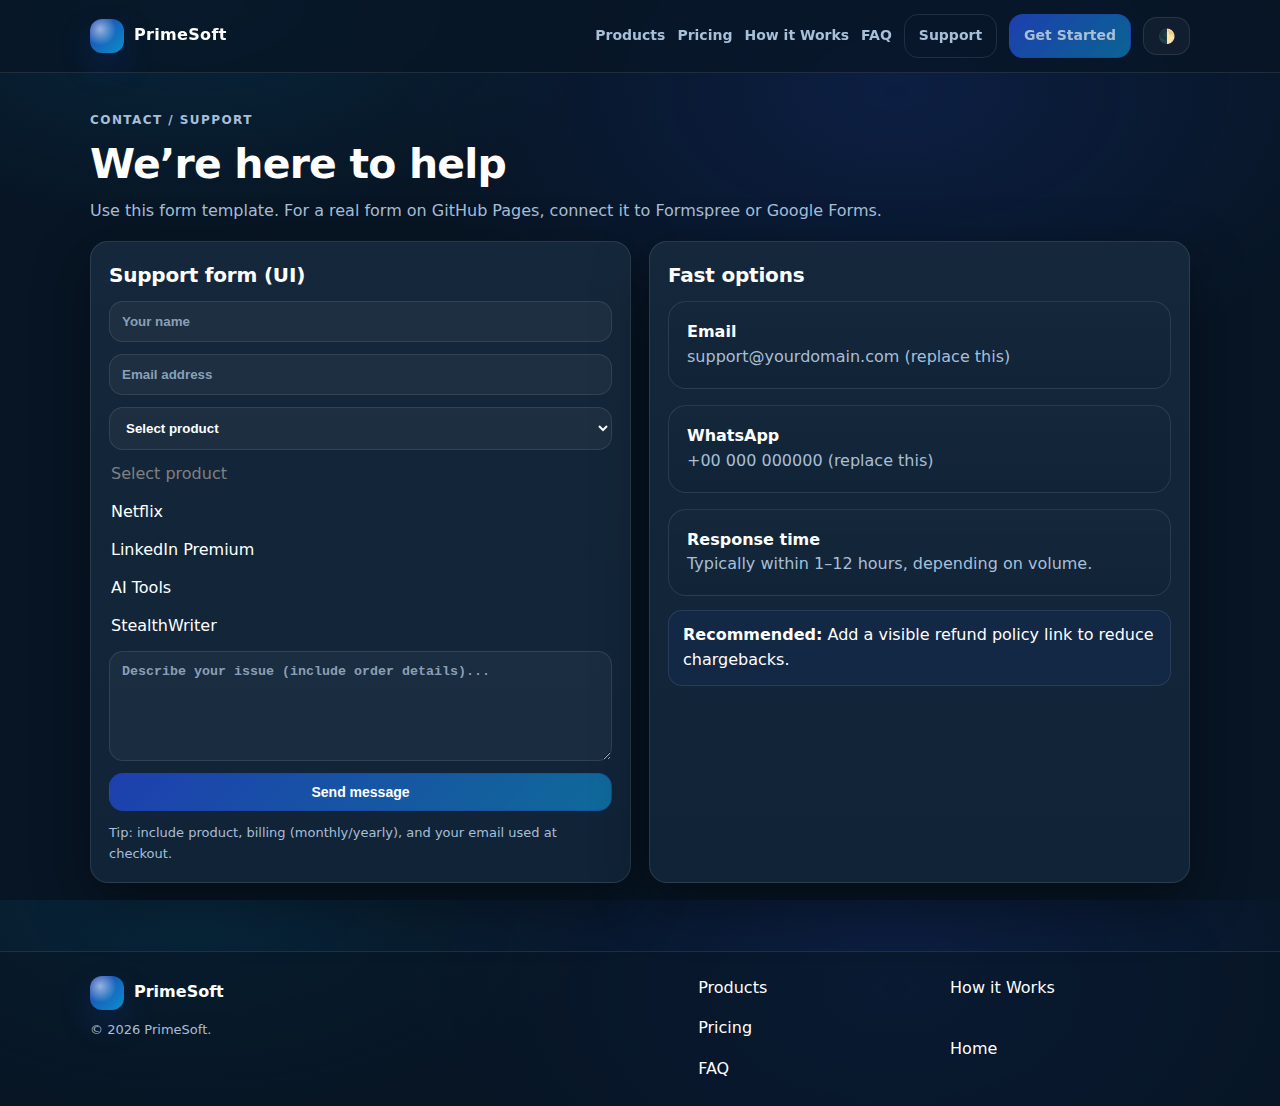
<file: contact.html>
<!DOCTYPE html>
<html lang="en" data-theme="dark">
<head>
  <meta charset="UTF-8" />
  <meta name="viewport" content="width=device-width,initial-scale=1" />
  <title>Support — PrimeSoft</title>
  <link rel="stylesheet" href="styles.css" />
</head>
<body>

<header class="nav">
  <div class="container nav-inner">
    <a class="brand" href="index.html"><span class="logo"></span><span>PrimeSoft</span></a>
    <nav class="nav-links">
      <a href="products.html">Products</a>
      <a href="pricing.html">Pricing</a>
      <a href="how-it-works.html">How it Works</a>
      <a href="faq.html">FAQ</a>
      <a class="btn ghost" href="contact.html">Support</a>
      <a class="btn primary" href="pricing.html">Get Started</a>
      <button class="btn" onclick="toggleTheme()" type="button">🌓</button>
    </nav>
  </div>
</header>

<main class="container">
  <section class="section">
    <div class="kicker">Contact / Support</div>
    <h1 class="h1">We’re here to help</h1>
    <p class="p-lg">Use this form template. For a real form on GitHub Pages, connect it to Formspree or Google Forms.</p>

    <div class="grid" style="grid-template-columns:1fr 1fr;gap:18px;margin-top:18px">
      <div class="card">
        <h2 class="h2">Support form (UI)</h2>
        <form class="form" onsubmit="alert('This is a demo form. Connect Formspree/Google Forms to receive messages.'); return false;">
          <input class="input" placeholder="Your name" required />
          <input class="input" placeholder="Email address" type="email" required />
          <select class="select" required>
            <option value="" selected disabled>Select product</option>
            <option>Netflix</option>
            <option>LinkedIn Premium</option>
            <option>AI Tools</option>
            <select class="select" required>
  <option value="" selected disabled>Select product</option>
  <option>Netflix</option>
  <option>LinkedIn Premium</option>
  <option>AI Tools</option>
  <option>StealthWriter</option>
</select>

          </select>
          <textarea class="textarea" placeholder="Describe your issue (include order details)..." required></textarea>
          <button class="btn primary" type="submit">Send message</button>
          <div class="help">Tip: include product, billing (monthly/yearly), and your email used at checkout.</div>
        </form>
      </div>

      <div class="card">
        <h2 class="h2">Fast options</h2>
        <div class="grid">
          <div class="card" style="box-shadow:none">
            <strong>Email</strong>
            <p class="p">support@yourdomain.com (replace this)</p>
          </div>
          <div class="card" style="box-shadow:none">
            <strong>WhatsApp</strong>
            <p class="p">+00 000 000000 (replace this)</p>
          </div>
          <div class="card" style="box-shadow:none">
            <strong>Response time</strong>
            <p class="p">Typically within 1–12 hours, depending on volume.</p>
          </div>
        </div>

        <div class="notice" style="margin-top:14px">
          <strong>Recommended:</strong> Add a visible refund policy link to reduce chargebacks.
        </div>
      </div>
    </div>
  </section>
</main>

<footer class="footer">
  <div class="container grid footer-grid">
    <div>
      <div class="row" style="justify-content:flex-start;gap:10px"><span class="logo"></span><strong>PrimeSoft</strong></div>
      <p class="help" style="margin-top:10px">© <span id="y"></span> PrimeSoft.</p>
    </div>
    <div class="grid" style="grid-template-columns:repeat(2,1fr);gap:12px">
      <div class="grid">
        <a href="products.html">Products</a>
        <a href="pricing.html">Pricing</a>
        <a href="faq.html">FAQ</a>
      </div>
      <div class="grid">
        <a href="how-it-works.html">How it Works</a>
        <a href="index.html">Home</a>
      </div>
    </div>
  </div>
</footer>

<script src="app.js"></script>
<script>document.getElementById("y").textContent=new Date().getFullYear();</script>
</body>
</html>
</file>
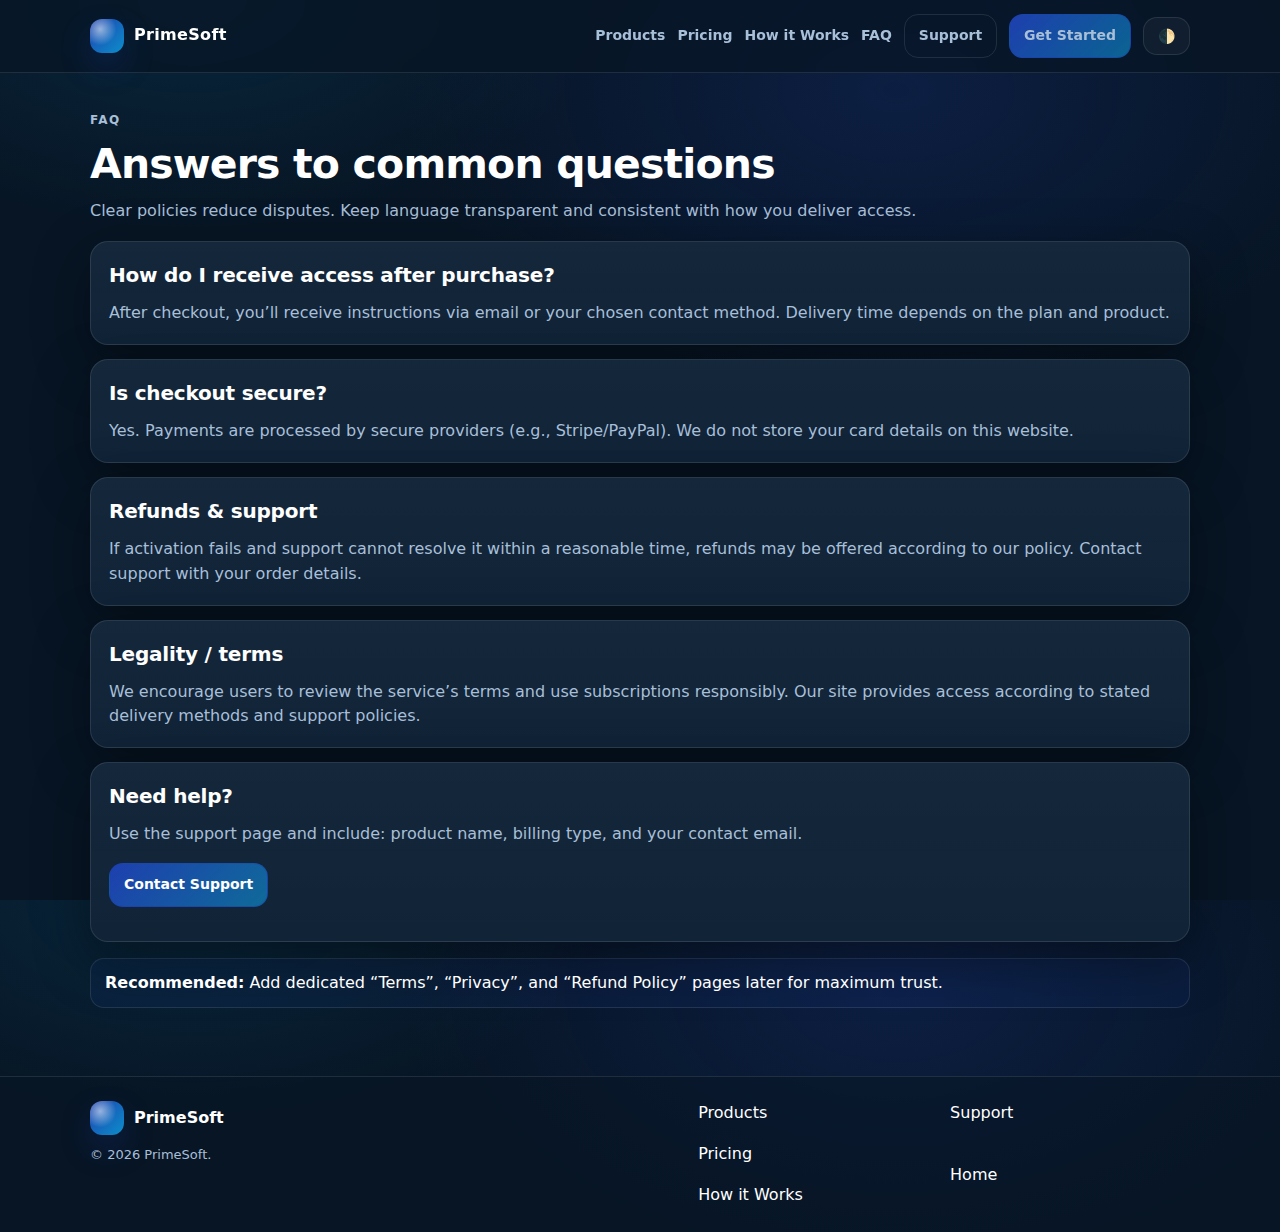
<file: faq.html>
<!DOCTYPE html>
<html lang="en" data-theme="dark">
<head>
  <meta charset="UTF-8" />
  <meta name="viewport" content="width=device-width,initial-scale=1" />
  <title>FAQ — PrimeSoft</title>
  <link rel="stylesheet" href="styles.css" />
</head>
<body>

<header class="nav">
  <div class="container nav-inner">
    <a class="brand" href="index.html"><span class="logo"></span><span>PrimeSoft</span></a>
    <nav class="nav-links">
      <a href="products.html">Products</a>
      <a href="pricing.html">Pricing</a>
      <a href="how-it-works.html">How it Works</a>
      <a href="faq.html">FAQ</a>
      <a class="btn ghost" href="contact.html">Support</a>
      <a class="btn primary" href="pricing.html">Get Started</a>
      <button class="btn" onclick="toggleTheme()" type="button">🌓</button>
    </nav>
  </div>
</header>

<main class="container">
  <section class="section">
    <div class="kicker">FAQ</div>
    <h1 class="h1">Answers to common questions</h1>
    <p class="p-lg">Clear policies reduce disputes. Keep language transparent and consistent with how you deliver access.</p>

    <div class="grid" style="grid-template-columns:1fr;gap:14px;margin-top:18px">
      <div class="card">
        <h2 class="h2">How do I receive access after purchase?</h2>
        <p class="p">After checkout, you’ll receive instructions via email or your chosen contact method. Delivery time depends on the plan and product.</p>
      </div>

      <div class="card">
        <h2 class="h2">Is checkout secure?</h2>
        <p class="p">Yes. Payments are processed by secure providers (e.g., Stripe/PayPal). We do not store your card details on this website.</p>
      </div>

      <div class="card">
        <h2 class="h2">Refunds & support</h2>
        <p class="p">If activation fails and support cannot resolve it within a reasonable time, refunds may be offered according to our policy. Contact support with your order details.</p>
      </div>

      <div class="card">
        <h2 class="h2">Legality / terms</h2>
        <p class="p">We encourage users to review the service’s terms and use subscriptions responsibly. Our site provides access according to stated delivery methods and support policies.</p>
      </div>

      <div class="card">
        <h2 class="h2">Need help?</h2>
        <p class="p">Use the support page and include: product name, billing type, and your contact email.</p>
        <div class="section-sm">
          <a class="btn primary" href="contact.html">Contact Support</a>
        </div>
      </div>
    </div>

    <div class="notice" style="margin-top:16px">
      <strong>Recommended:</strong> Add dedicated “Terms”, “Privacy”, and “Refund Policy” pages later for maximum trust.
    </div>
  </section>
</main>

<footer class="footer">
  <div class="container grid footer-grid">
    <div>
      <div class="row" style="justify-content:flex-start;gap:10px"><span class="logo"></span><strong>PrimeSoft</strong></div>
      <p class="help" style="margin-top:10px">© <span id="y"></span> PrimeSoft.</p>
    </div>
    <div class="grid" style="grid-template-columns:repeat(2,1fr);gap:12px">
      <div class="grid">
        <a href="products.html">Products</a>
        <a href="pricing.html">Pricing</a>
        <a href="how-it-works.html">How it Works</a>
      </div>
      <div class="grid">
        <a href="contact.html">Support</a>
        <a href="index.html">Home</a>
      </div>
    </div>
  </div>
</footer>

<script src="app.js"></script>
<script>document.getElementById("y").textContent=new Date().getFullYear();</script>
</body>
</html>
</file>
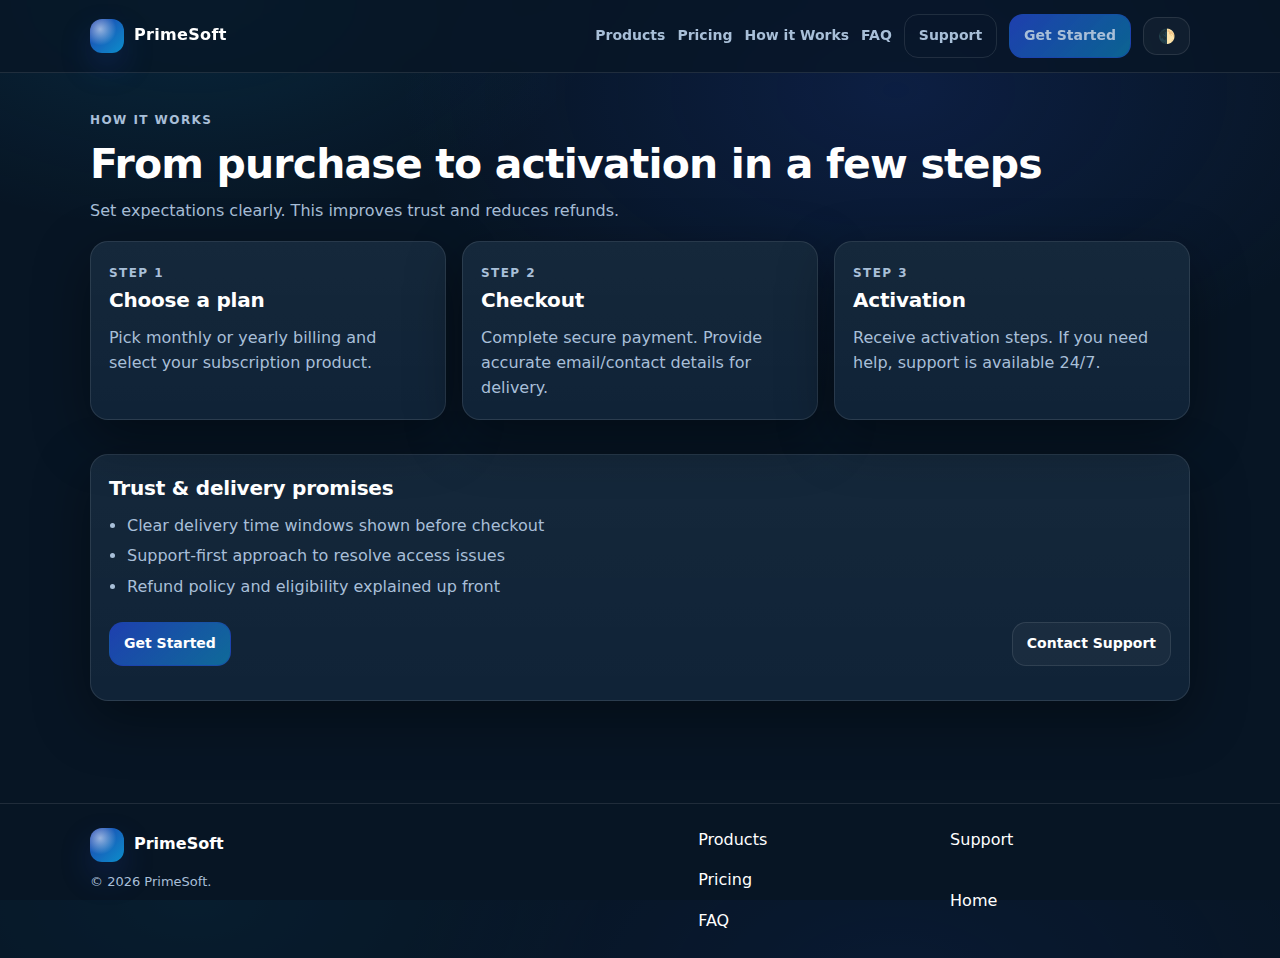
<file: how-it-works.html>
<!DOCTYPE html>
<html lang="en" data-theme="dark">
<head>
  <meta charset="UTF-8" />
  <meta name="viewport" content="width=device-width,initial-scale=1" />
  <title>How It Works — PrimeSoft</title>
  <link rel="stylesheet" href="styles.css" />
</head>
<body>

<header class="nav">
  <div class="container nav-inner">
    <a class="brand" href="index.html"><span class="logo"></span><span>PrimeSoft</span></a>
    <nav class="nav-links">
      <a href="products.html">Products</a>
      <a href="pricing.html">Pricing</a>
      <a href="how-it-works.html">How it Works</a>
      <a href="faq.html">FAQ</a>
      <a class="btn ghost" href="contact.html">Support</a>
      <a class="btn primary" href="pricing.html">Get Started</a>
      <button class="btn" onclick="toggleTheme()" type="button">🌓</button>
    </nav>
  </div>
</header>

<main class="container">
  <section class="section">
    <div class="kicker">How it works</div>
    <h1 class="h1">From purchase to activation in a few steps</h1>
    <p class="p-lg">Set expectations clearly. This improves trust and reduces refunds.</p>

    <div class="grid" style="grid-template-columns:repeat(3,1fr);margin-top:18px">
      <div class="card">
        <div class="kicker">Step 1</div>
        <h2 class="h2">Choose a plan</h2>
        <p class="p">Pick monthly or yearly billing and select your subscription product.</p>
      </div>
      <div class="card">
        <div class="kicker">Step 2</div>
        <h2 class="h2">Checkout</h2>
        <p class="p">Complete secure payment. Provide accurate email/contact details for delivery.</p>
      </div>
      <div class="card">
        <div class="kicker">Step 3</div>
        <h2 class="h2">Activation</h2>
        <p class="p">Receive activation steps. If you need help, support is available 24/7.</p>
      </div>
    </div>

    <div class="section">
      <div class="card">
        <h2 class="h2">Trust & delivery promises</h2>
        <ul class="ul">
          <li class="li">Clear delivery time windows shown before checkout</li>
          <li class="li">Support-first approach to resolve access issues</li>
          <li class="li">Refund policy and eligibility explained up front</li>
        </ul>
        <div class="section-sm row">
          <a class="btn primary" href="pricing.html">Get Started</a>
          <a class="btn" href="contact.html">Contact Support</a>
        </div>
      </div>
    </div>
  </section>
</main>

<footer class="footer">
  <div class="container grid footer-grid">
    <div>
      <div class="row" style="justify-content:flex-start;gap:10px"><span class="logo"></span><strong>PrimeSoft</strong></div>
      <p class="help" style="margin-top:10px">© <span id="y"></span> PrimeSoft.</p>
    </div>
    <div class="grid" style="grid-template-columns:repeat(2,1fr);gap:12px">
      <div class="grid">
        <a href="products.html">Products</a>
        <a href="pricing.html">Pricing</a>
        <a href="faq.html">FAQ</a>
      </div>
      <div class="grid">
        <a href="contact.html">Support</a>
        <a href="index.html">Home</a>
      </div>
    </div>
  </div>
</footer>

<script src="app.js"></script>
<script>document.getElementById("y").textContent=new Date().getFullYear();</script>
</body>
</html>
</file>
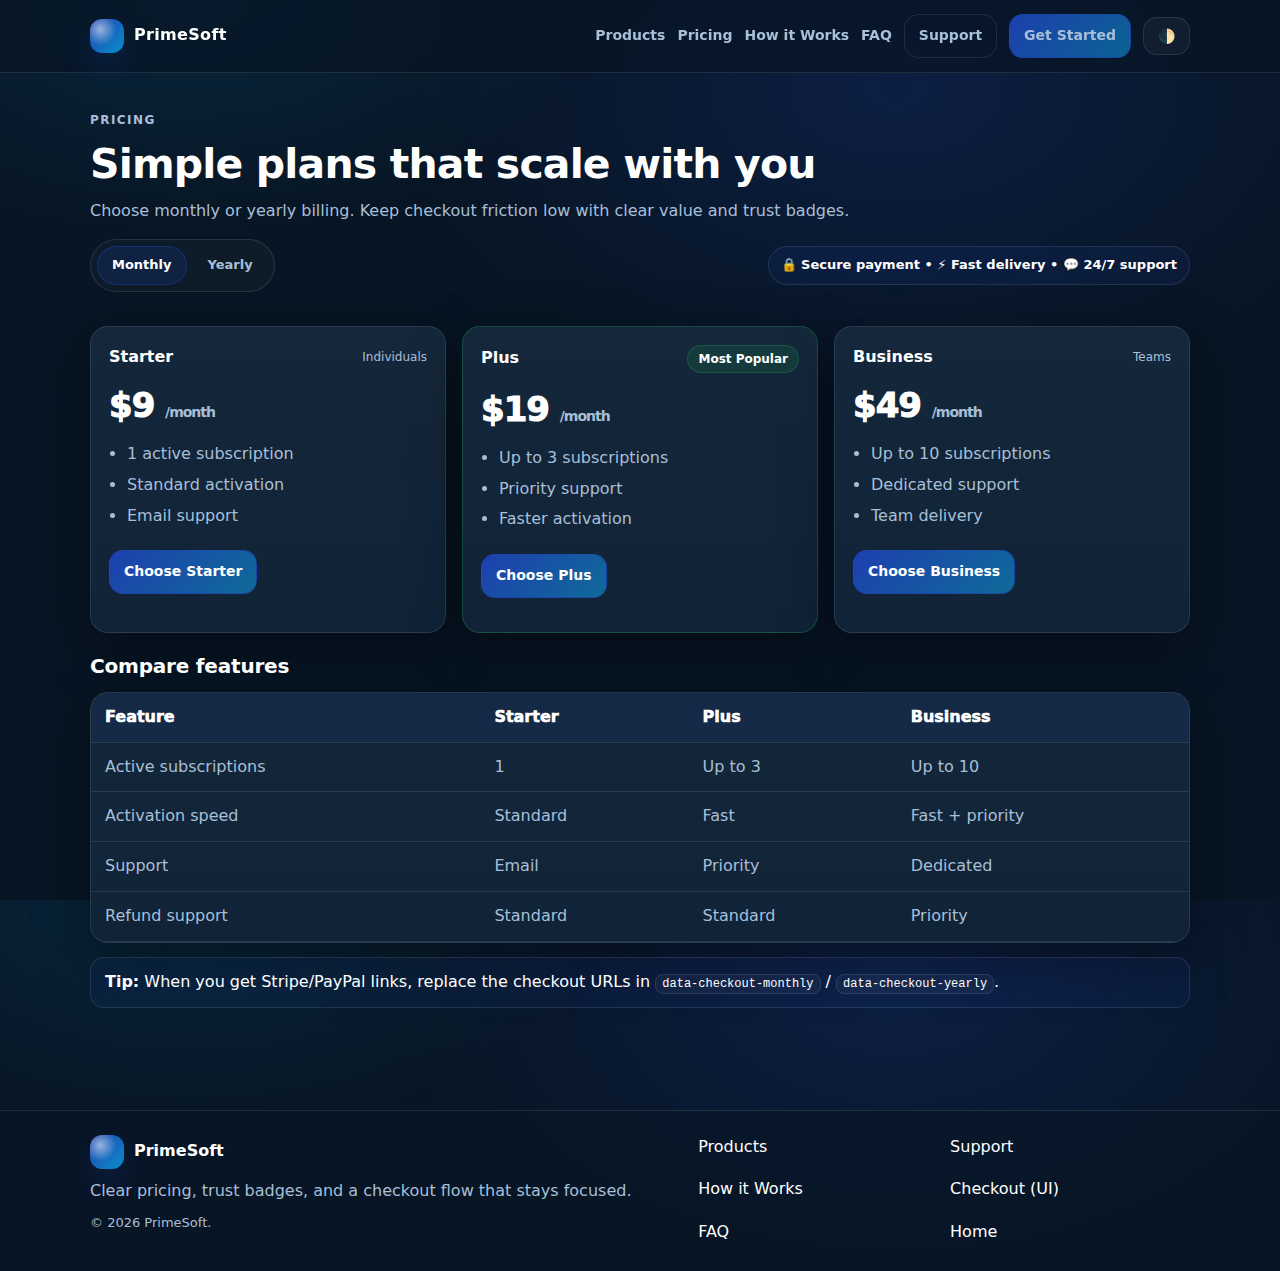
<file: pricing.html>
<!DOCTYPE html>
<html lang="en" data-theme="dark">
<head>
  <meta charset="UTF-8" />
  <meta name="viewport" content="width=device-width,initial-scale=1" />
  <title>Pricing — PrimeSoft</title>
  <meta name="description" content="Subscription plans with monthly and yearly billing. Clear comparison, trust badges, and simple checkout." />
  <link rel="stylesheet" href="styles.css" />
</head>
<body>

<header class="nav">
  <div class="container nav-inner">
    <a class="brand" href="index.html"><span class="logo"></span><span>PrimeSoft</span></a>
    <nav class="nav-links">
      <a href="products.html">Products</a>
      <a href="pricing.html">Pricing</a>
      <a href="how-it-works.html">How it Works</a>
      <a href="faq.html">FAQ</a>
      <a class="btn ghost" href="contact.html">Support</a>
      <a class="btn primary" href="pricing.html">Get Started</a>
      <button class="btn" onclick="toggleTheme()" type="button">🌓</button>
    </nav>
  </div>
</header>

<main class="container">
  <section class="section">
    <div class="kicker">Pricing</div>
    <h1 class="h1">Simple plans that scale with you</h1>
    <p class="p-lg">Choose monthly or yearly billing. Keep checkout friction low with clear value and trust badges.</p>

    <div class="section-sm row">
      <div class="pricing-toggle">
        <div class="pill active" data-pill="monthly" onclick="setPricingMode('monthly')">Monthly</div>
        <div class="pill" data-pill="yearly" onclick="setPricingMode('yearly')">Yearly</div>
      </div>
      <div class="badge">🔒 Secure payment • ⚡ Fast delivery • 💬 24/7 support</div>
    </div>

    <div class="grid pricing-grid" style="margin-top:18px">
      <div class="card hover">
        <div class="row"><strong>Starter</strong><span class="small">Individuals</span></div>
        <div class="price"><span data-price data-monthly="9" data-yearly="79">$9</span> <span class="small" data-price-suffix>/month</span></div>
        <ul class="ul">
          <li class="li">1 active subscription</li>
          <li class="li">Standard activation</li>
          <li class="li">Email support</li>
        </ul>
        <div class="section-sm">
          <a class="btn primary" data-checkout-link data-checkout-monthly="checkout.html?plan=starter&bill=monthly" data-checkout-yearly="checkout.html?plan=starter&bill=yearly" href="checkout.html">Choose Starter</a>
        </div>
      </div>

      <div class="card hover" style="border-color:rgba(34,197,94,.25)">
        <div class="row"><strong>Plus</strong><span class="tag">Most Popular</span></div>
        <div class="price"><span data-price data-monthly="19" data-yearly="169">$19</span> <span class="small" data-price-suffix>/month</span></div>
        <ul class="ul">
          <li class="li">Up to 3 subscriptions</li>
          <li class="li">Priority support</li>
          <li class="li">Faster activation</li>
        </ul>
        <div class="section-sm">
          <a class="btn primary" data-checkout-link data-checkout-monthly="checkout.html?plan=plus&bill=monthly" data-checkout-yearly="checkout.html?plan=plus&bill=yearly" href="checkout.html">Choose Plus</a>
        </div>
      </div>

      <div class="card hover">
        <div class="row"><strong>Business</strong><span class="small">Teams</span></div>
        <div class="price"><span data-price data-monthly="49" data-yearly="429">$49</span> <span class="small" data-price-suffix>/month</span></div>
        <ul class="ul">
          <li class="li">Up to 10 subscriptions</li>
          <li class="li">Dedicated support</li>
          <li class="li">Team delivery</li>
        </ul>
        <div class="section-sm">
          <a class="btn primary" data-checkout-link data-checkout-monthly="checkout.html?plan=business&bill=monthly" data-checkout-yearly="checkout.html?plan=business&bill=yearly" href="checkout.html">Choose Business</a>
        </div>
      </div>
    </div>

    <div class="section" style="padding-top:18px">
      <h2 class="h2">Compare features</h2>
      <div class="card" style="padding:0">
        <table class="table">
          <thead>
            <tr>
              <th>Feature</th>
              <th>Starter</th>
              <th>Plus</th>
              <th>Business</th>
            </tr>
          </thead>
          <tbody>
            <tr><td>Active subscriptions</td><td>1</td><td>Up to 3</td><td>Up to 10</td></tr>
            <tr><td>Activation speed</td><td>Standard</td><td>Fast</td><td>Fast + priority</td></tr>
            <tr><td>Support</td><td>Email</td><td>Priority</td><td>Dedicated</td></tr>
            <tr><td>Refund support</td><td>Standard</td><td>Standard</td><td>Priority</td></tr>
          </tbody>
        </table>
      </div>

      <div class="notice" style="margin-top:14px">
        <strong>Tip:</strong> When you get Stripe/PayPal links, replace the checkout URLs in <code>data-checkout-monthly</code> / <code>data-checkout-yearly</code>.
      </div>
    </div>
  </section>
</main>

<footer class="footer">
  <div class="container grid footer-grid">
    <div>
      <div class="row" style="justify-content:flex-start;gap:10px">
        <span class="logo"></span><strong>PrimeSoft</strong>
      </div>
      <p class="p" style="margin-top:10px">Clear pricing, trust badges, and a checkout flow that stays focused.</p>
      <p class="help" style="margin-top:10px">© <span id="y"></span> PrimeSoft.</p>
    </div>
    <div class="grid" style="grid-template-columns:repeat(2,1fr);gap:12px">
      <div class="grid">
        <a href="products.html">Products</a>
        <a href="how-it-works.html">How it Works</a>
        <a href="faq.html">FAQ</a>
      </div>
      <div class="grid">
        <a href="contact.html">Support</a>
        <a href="checkout.html">Checkout (UI)</a>
        <a href="index.html">Home</a>
      </div>
    </div>
  </div>
</footer>

<script src="app.js"></script>
<script>document.getElementById("y").textContent=new Date().getFullYear();</script>
</body>
</html>
</file>
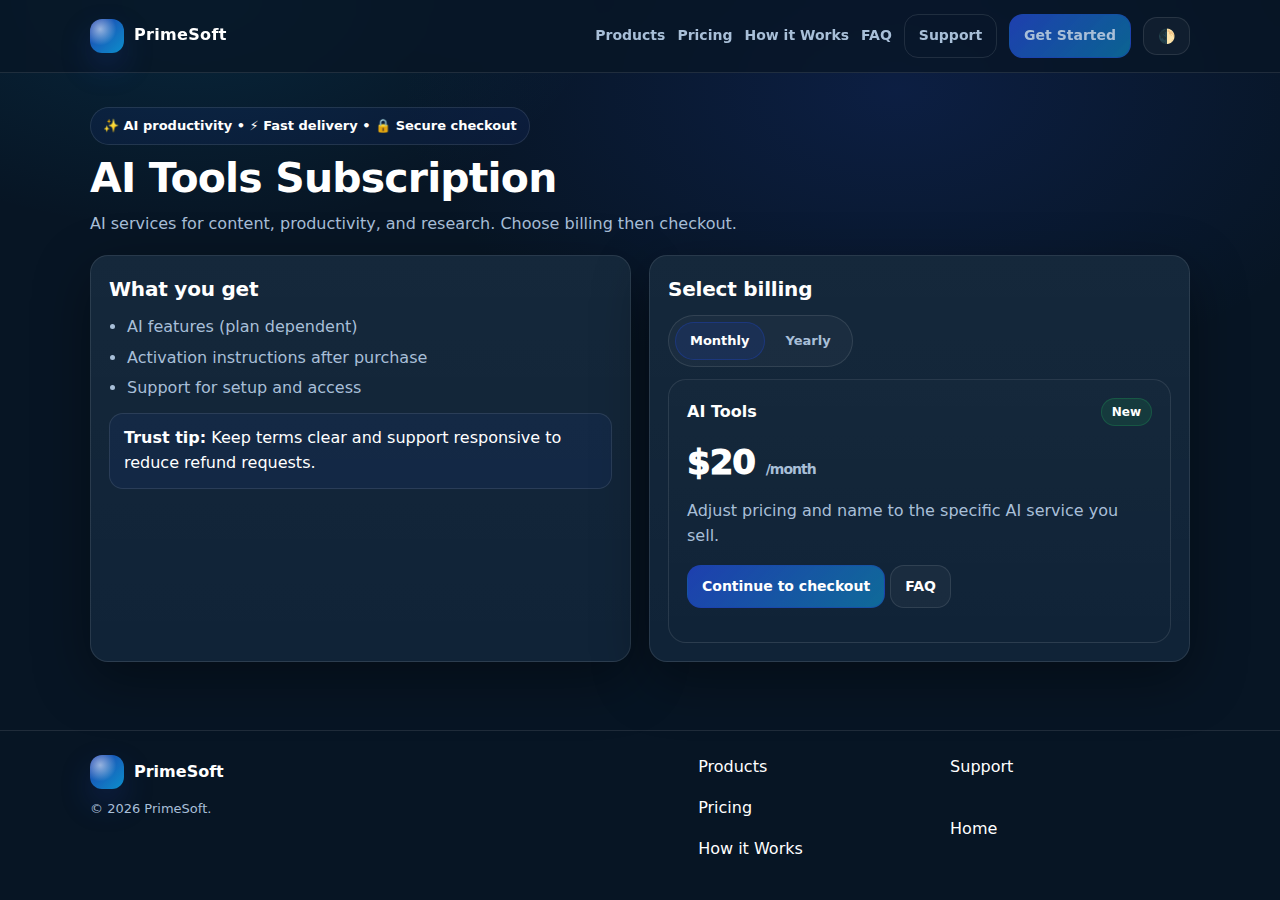
<file: product-ai.html>
<!DOCTYPE html>
<html lang="en" data-theme="dark">
<head>
  <meta charset="UTF-8" />
  <meta name="viewport" content="width=device-width,initial-scale=1" />
  <title>AI Tools Subscription — PrimeSoft</title>
  <link rel="stylesheet" href="styles.css" />
</head>
<body>

<header class="nav">
  <div class="container nav-inner">
    <a class="brand" href="index.html"><span class="logo"></span><span>PrimeSoft</span></a>
    <nav class="nav-links">
      <a href="products.html">Products</a>
      <a href="pricing.html">Pricing</a>
      <a href="how-it-works.html">How it Works</a>
      <a href="faq.html">FAQ</a>
      <a class="btn ghost" href="contact.html">Support</a>
      <a class="btn primary" href="pricing.html">Get Started</a>
      <button class="btn" onclick="toggleTheme()" type="button">🌓</button>
    </nav>
  </div>
</header>

<main class="container">
  <section class="section">
    <div class="badge">✨ AI productivity • ⚡ Fast delivery • 🔒 Secure checkout</div>
    <h1 class="h1">AI Tools Subscription</h1>
    <p class="p-lg">AI services for content, productivity, and research. Choose billing then checkout.</p>

    <div class="grid" style="grid-template-columns:1fr 1fr;gap:18px;margin-top:18px">
      <div class="card">
        <h2 class="h2">What you get</h2>
        <ul class="ul">
          <li class="li">AI features (plan dependent)</li>
          <li class="li">Activation instructions after purchase</li>
          <li class="li">Support for setup and access</li>
        </ul>
        <div class="notice" style="margin-top:12px">
          <strong>Trust tip:</strong> Keep terms clear and support responsive to reduce refund requests.
        </div>
      </div>

      <div class="card">
        <h2 class="h2">Select billing</h2>
        <div class="pricing-toggle" style="margin-bottom:12px">
          <div class="pill active" data-pill="monthly" onclick="setPricingMode('monthly')">Monthly</div>
          <div class="pill" data-pill="yearly" onclick="setPricingMode('yearly')">Yearly</div>
        </div>

        <div class="card" style="box-shadow:none">
          <div class="row"><strong>AI Tools</strong><span class="tag">New</span></div>
          <div class="price"><span data-price data-monthly="20" data-yearly="179">$20</span> <span class="small" data-price-suffix>/month</span></div>
          <p class="p">Adjust pricing and name to the specific AI service you sell.</p>
          <div class="section-sm">
            <a class="btn primary" data-checkout-link data-checkout-monthly="checkout.html?product=ai&bill=monthly" data-checkout-yearly="checkout.html?product=ai&bill=yearly" href="checkout.html">Continue to checkout</a>
            <a class="btn" href="faq.html">FAQ</a>
          </div>
        </div>
      </div>
    </div>
  </section>
</main>

<footer class="footer">
  <div class="container grid footer-grid">
    <div>
      <div class="row" style="justify-content:flex-start;gap:10px"><span class="logo"></span><strong>PrimeSoft</strong></div>
      <p class="help" style="margin-top:10px">© <span id="y"></span> PrimeSoft.</p>
    </div>
    <div class="grid" style="grid-template-columns:repeat(2,1fr);gap:12px">
      <div class="grid">
        <a href="products.html">Products</a>
        <a href="pricing.html">Pricing</a>
        <a href="how-it-works.html">How it Works</a>
      </div>
      <div class="grid">
        <a href="contact.html">Support</a>
        <a href="index.html">Home</a>
      </div>
    </div>
  </div>
</footer>

<script src="app.js"></script>
<script>document.getElementById("y").textContent=new Date().getFullYear();</script>
</body>
</html>
</file>
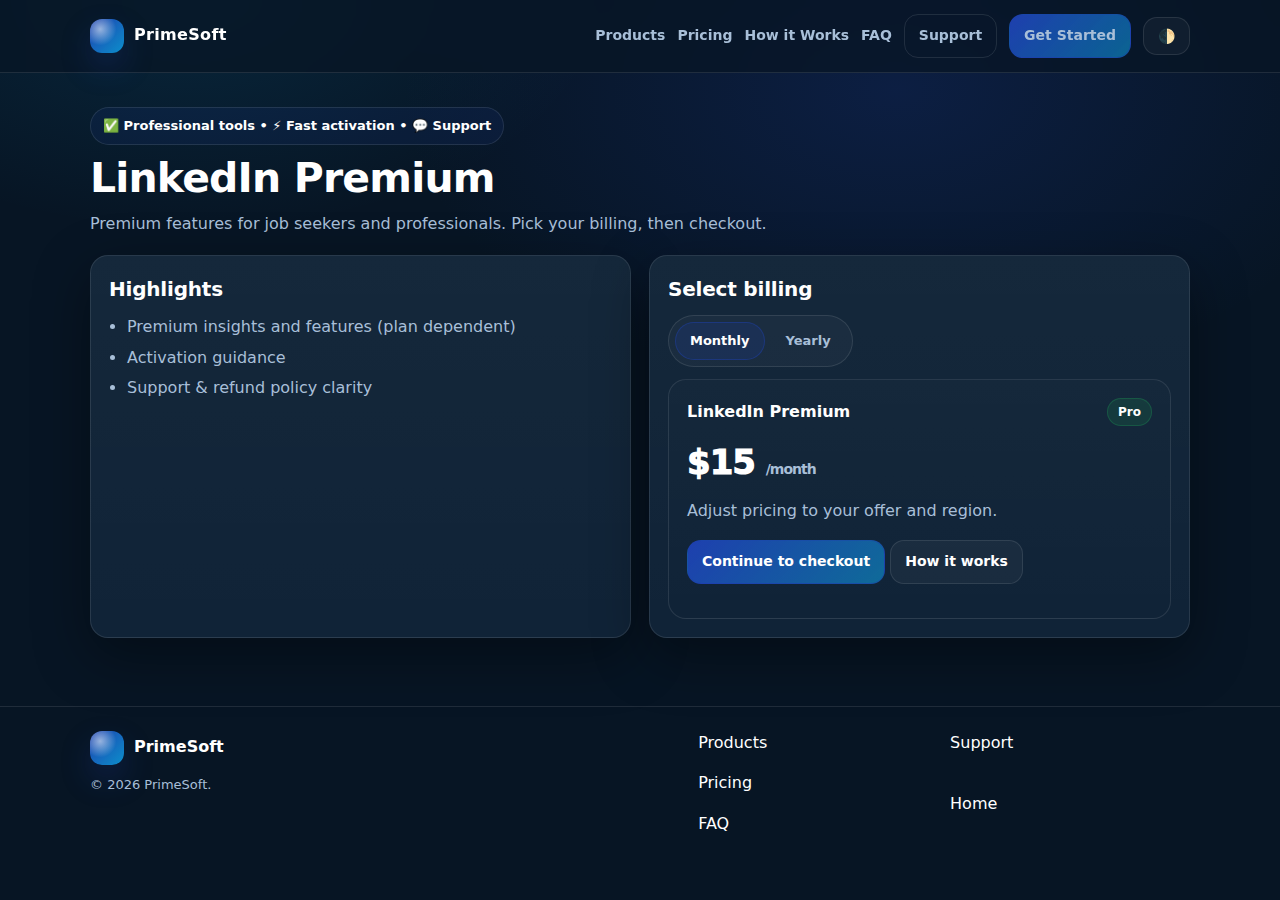
<file: product-linkedin.html>
<!DOCTYPE html>
<html lang="en" data-theme="dark">
<head>
  <meta charset="UTF-8" />
  <meta name="viewport" content="width=device-width,initial-scale=1" />
  <title>LinkedIn Premium — PrimeSoft</title>
  <link rel="stylesheet" href="styles.css" />
</head>
<body>

<header class="nav">
  <div class="container nav-inner">
    <a class="brand" href="index.html"><span class="logo"></span><span>PrimeSoft</span></a>
    <nav class="nav-links">
      <a href="products.html">Products</a>
      <a href="pricing.html">Pricing</a>
      <a href="how-it-works.html">How it Works</a>
      <a href="faq.html">FAQ</a>
      <a class="btn ghost" href="contact.html">Support</a>
      <a class="btn primary" href="pricing.html">Get Started</a>
      <button class="btn" onclick="toggleTheme()" type="button">🌓</button>
    </nav>
  </div>
</header>

<main class="container">
  <section class="section">
    <div class="badge">✅ Professional tools • ⚡ Fast activation • 💬 Support</div>
    <h1 class="h1">LinkedIn Premium</h1>
    <p class="p-lg">Premium features for job seekers and professionals. Pick your billing, then checkout.</p>

    <div class="grid" style="grid-template-columns:1fr 1fr;gap:18px;margin-top:18px">
      <div class="card">
        <h2 class="h2">Highlights</h2>
        <ul class="ul">
          <li class="li">Premium insights and features (plan dependent)</li>
          <li class="li">Activation guidance</li>
          <li class="li">Support & refund policy clarity</li>
        </ul>
      </div>

      <div class="card">
        <h2 class="h2">Select billing</h2>
        <div class="pricing-toggle" style="margin-bottom:12px">
          <div class="pill active" data-pill="monthly" onclick="setPricingMode('monthly')">Monthly</div>
          <div class="pill" data-pill="yearly" onclick="setPricingMode('yearly')">Yearly</div>
        </div>

        <div class="card" style="box-shadow:none">
          <div class="row"><strong>LinkedIn Premium</strong><span class="tag">Pro</span></div>
          <div class="price"><span data-price data-monthly="15" data-yearly="139">$15</span> <span class="small" data-price-suffix>/month</span></div>
          <p class="p">Adjust pricing to your offer and region.</p>
          <div class="section-sm">
            <a class="btn primary" data-checkout-link data-checkout-monthly="checkout.html?product=linkedin&bill=monthly" data-checkout-yearly="checkout.html?product=linkedin&bill=yearly" href="checkout.html">Continue to checkout</a>
            <a class="btn" href="how-it-works.html">How it works</a>
          </div>
        </div>
      </div>
    </div>
  </section>
</main>

<footer class="footer">
  <div class="container grid footer-grid">
    <div>
      <div class="row" style="justify-content:flex-start;gap:10px"><span class="logo"></span><strong>PrimeSoft</strong></div>
      <p class="help" style="margin-top:10px">© <span id="y"></span> PrimeSoft.</p>
    </div>
    <div class="grid" style="grid-template-columns:repeat(2,1fr);gap:12px">
      <div class="grid">
        <a href="products.html">Products</a>
        <a href="pricing.html">Pricing</a>
        <a href="faq.html">FAQ</a>
      </div>
      <div class="grid">
        <a href="contact.html">Support</a>
        <a href="index.html">Home</a>
      </div>
    </div>
  </div>
</footer>

<script src="app.js"></script>
<script>document.getElementById("y").textContent=new Date().getFullYear();</script>
</body>
</html>
</file>
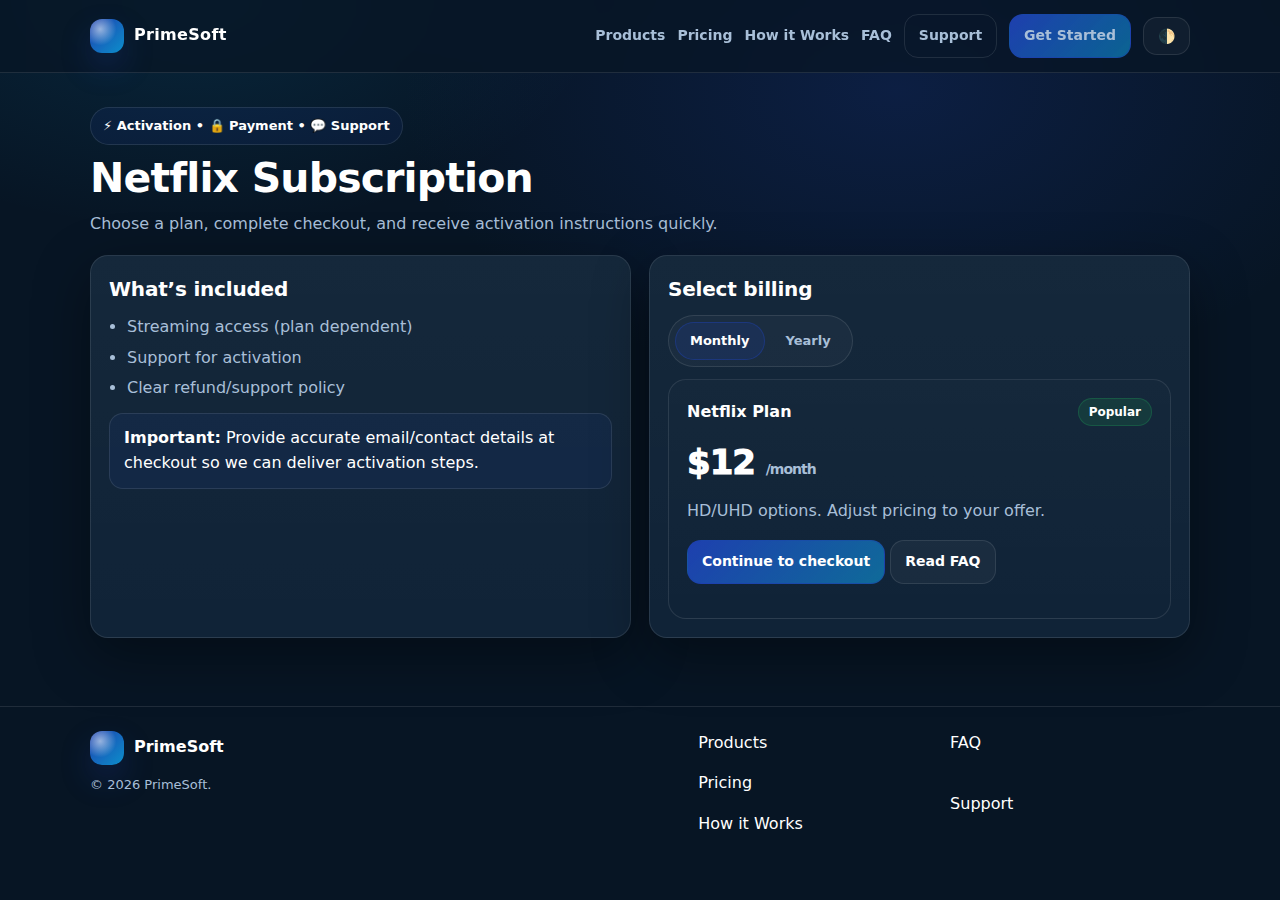
<file: product-netflix.html>
<!DOCTYPE html>
<html lang="en" data-theme="dark">
<head>
  <meta charset="UTF-8" />
  <meta name="viewport" content="width=device-width,initial-scale=1" />
  <title>Netflix Subscription — PrimeSoft</title>
  <link rel="stylesheet" href="styles.css" />
</head>
<body>

<header class="nav">
  <div class="container nav-inner">
    <a class="brand" href="index.html"><span class="logo"></span><span>PrimeSoft</span></a>
    <nav class="nav-links">
      <a href="products.html">Products</a>
      <a href="pricing.html">Pricing</a>
      <a href="how-it-works.html">How it Works</a>
      <a href="faq.html">FAQ</a>
      <a class="btn ghost" href="contact.html">Support</a>
      <a class="btn primary" href="pricing.html">Get Started</a>
      <button class="btn" onclick="toggleTheme()" type="button">🌓</button>
    </nav>
  </div>
</header>

<main class="container">
  <section class="section">
    <div class="badge">⚡ Activation • 🔒 Payment • 💬 Support</div>
    <h1 class="h1">Netflix Subscription</h1>
    <p class="p-lg">Choose a plan, complete checkout, and receive activation instructions quickly.</p>

    <div class="grid" style="grid-template-columns:1fr 1fr;gap:18px;margin-top:18px">
      <div class="card">
        <h2 class="h2">What’s included</h2>
        <ul class="ul">
          <li class="li">Streaming access (plan dependent)</li>
          <li class="li">Support for activation</li>
          <li class="li">Clear refund/support policy</li>
        </ul>
        <div class="notice" style="margin-top:12px">
          <strong>Important:</strong> Provide accurate email/contact details at checkout so we can deliver activation steps.
        </div>
      </div>

      <div class="card">
        <h2 class="h2">Select billing</h2>
        <div class="pricing-toggle" style="margin-bottom:12px">
          <div class="pill active" data-pill="monthly" onclick="setPricingMode('monthly')">Monthly</div>
          <div class="pill" data-pill="yearly" onclick="setPricingMode('yearly')">Yearly</div>
        </div>

        <div class="card" style="box-shadow:none">
          <div class="row">
            <strong>Netflix Plan</strong>
            <span class="tag">Popular</span>
          </div>
          <div class="price"><span data-price data-monthly="12" data-yearly="109">$12</span> <span class="small" data-price-suffix>/month</span></div>
          <p class="p">HD/UHD options. Adjust pricing to your offer.</p>
          <div class="section-sm">
            <a class="btn primary" data-checkout-link data-checkout-monthly="checkout.html?product=netflix&bill=monthly" data-checkout-yearly="checkout.html?product=netflix&bill=yearly" href="checkout.html">Continue to checkout</a>
            <a class="btn" href="faq.html">Read FAQ</a>
          </div>
        </div>
      </div>
    </div>
  </section>
</main>

<footer class="footer">
  <div class="container grid footer-grid">
    <div>
      <div class="row" style="justify-content:flex-start;gap:10px"><span class="logo"></span><strong>PrimeSoft</strong></div>
      <p class="help" style="margin-top:10px">© <span id="y"></span> PrimeSoft.</p>
    </div>
    <div class="grid" style="grid-template-columns:repeat(2,1fr);gap:12px">
      <div class="grid">
        <a href="products.html">Products</a>
        <a href="pricing.html">Pricing</a>
        <a href="how-it-works.html">How it Works</a>
      </div>
      <div class="grid">
        <a href="faq.html">FAQ</a>
        <a href="contact.html">Support</a>
      </div>
    </div>
  </div>
</footer>

<script src="app.js"></script>
<script>document.getElementById("y").textContent=new Date().getFullYear();</script>
</body>
</html>
</file>
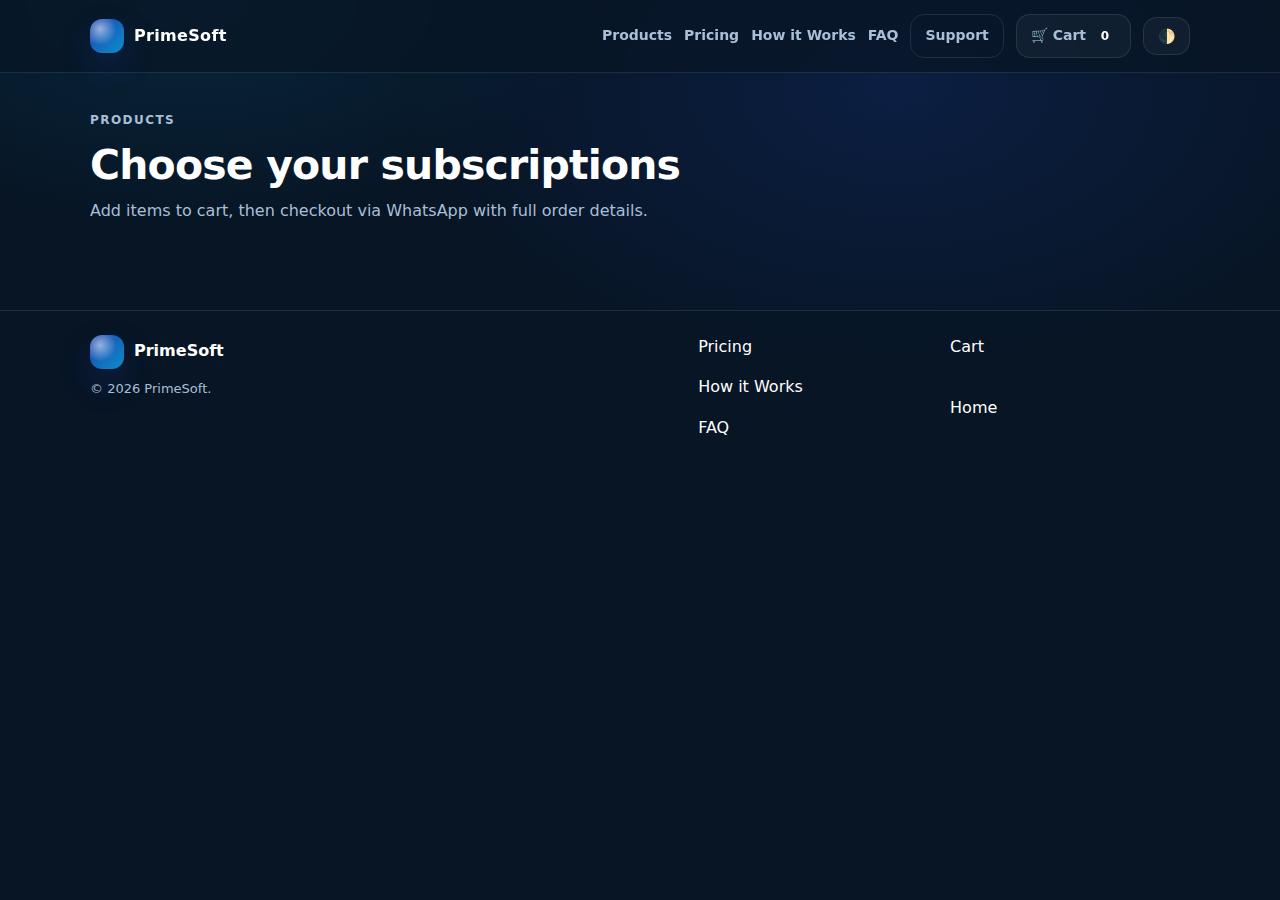
<file: products.html>
<!DOCTYPE html>
<html lang="en" data-theme="dark">
<head>
  <meta charset="UTF-8" />
  <meta name="viewport" content="width=device-width,initial-scale=1" />
  <title>Products — PrimeSoft</title>
  <link rel="stylesheet" href="styles.css" />
  <style>
    .product-card{display:flex;gap:14px;align-items:flex-start}
    .product-logo{
      width:56px;height:56px;border-radius:16px;
      display:flex;align-items:center;justify-content:center;
      font-weight:900;
      border:1px solid var(--line);
      background: linear-gradient(135deg, rgba(124,58,237,.25), rgba(6,182,212,.18));
      flex:0 0 auto;
    }
    .priceRow{display:flex;align-items:center;justify-content:space-between;gap:10px;margin-top:10px}
    .priceTag{font-weight:900;font-size:18px}
    .actions{display:flex;gap:10px;flex-wrap:wrap;margin-top:12px}
    .cartBadge{display:inline-flex;align-items:center;gap:8px}
    .bubble{
      min-width:22px;height:22px;border-radius:999px;
      display:inline-flex;align-items:center;justify-content:center;
      background: linear-gradient(135deg, var(--accent1), var(--accent3));
      color:#fff;font-size:12px;font-weight:900;
      padding:0 6px;
    }
  </style>
</head>
<body>

<header class="nav">
  <div class="container nav-inner">
    <a class="brand" href="index.html"><span class="logo"></span><span>PrimeSoft</span></a>
    <nav class="nav-links">
      <a href="products.html">Products</a>
      <a href="pricing.html">Pricing</a>
      <a href="how-it-works.html">How it Works</a>
      <a href="faq.html">FAQ</a>
      <a class="btn ghost" href="contact.html">Support</a>

      <a class="btn cartBadge" href="cart.html">
        🛒 Cart <span class="bubble" data-cart-count>0</span>
      </a>

      <button class="btn" onclick="toggleTheme()" type="button">🌓</button>
    </nav>
  </div>
</header>

<main class="container">
  <section class="section">
    <div class="kicker">Products</div>
    <h1 class="h1">Choose your subscriptions</h1>
    <p class="p-lg">Add items to cart, then checkout via WhatsApp with full order details.</p>

    <div class="grid" id="productsGrid" style="grid-template-columns:repeat(3,1fr);margin-top:18px"></div>
  </section>
</main>

<footer class="footer">
  <div class="container grid footer-grid">
    <div>
      <div class="row" style="justify-content:flex-start;gap:10px"><span class="logo"></span><strong>PrimeSoft</strong></div>
      <p class="help" style="margin-top:10px">© <span id="y"></span> PrimeSoft.</p>
    </div>
    <div class="grid" style="grid-template-columns:repeat(2,1fr);gap:12px">
      <div class="grid">
        <a href="pricing.html">Pricing</a>
        <a href="how-it-works.html">How it Works</a>
        <a href="faq.html">FAQ</a>
      </div>
      <div class="grid">
        <a href="cart.html">Cart</a>
        <a href="index.html">Home</a>
      </div>
    </div>
  </div>
</footer>

<script src="app.js"></script>
<script>
  document.getElementById("y").textContent = new Date().getFullYear();

  const grid = document.getElementById("productsGrid");
  const products = getAllProducts();

  const detailPage = (id) => {
    if (id === "netflix") return "product-netflix.html";
    if (id === "linkedin") return "product-linkedin.html";
    if (id === "ai") return "product-ai.html";
    return "products.html";
  };

  grid.innerHTML = products.map(p => `
    <div class="card hover">
      <div class="product-card">
        <div class="product-logo">${p.logoText}</div>
        <div>
          <div class="row" style="align-items:flex-start">
            <strong style="font-size:18px">${p.name}</strong>
            <span class="tag">Subscription</span>
          </div>
          <p class="p">${p.tagline}</p>

          <div class="priceRow">
            <div class="priceTag">${formatLKR(p.priceLkr)}</div>
            <span class="small">per month</span>
          </div>

          <div class="actions">
            <a class="btn" href="${detailPage(p.id)}">Details</a>
            <button class="btn primary" type="button" onclick="cart.addToCart('${p.id}', 1)">Add to Cart</button>
          </div>
        </div>
      </div>
    </div>
  `).join("");

</script>
</body>
</html>
</file>
<file: styles.css>
/* styles.css — PrimeSoft Navy Blue Theme
   Drop this in as your full styles.css replacement.
*/

:root {
  --radius: 18px;

  /* Navy palette (default = dark) */
  --bg: #071524;            /* page background */
  --bg-soft: #0b1f33;       /* cards / nav / footer */
  --bg-softer: #0f2a46;     /* hover / subtle panels */
  --text: #ffffff;          /* main text */
  --muted: #a8bfd8;         /* secondary text */
  --line: rgba(255,255,255,.10);

  --primary: #1e40af;       /* primary button */
  --primary-2: #1e3a8a;     /* hover */
  --success: #22c55e;
  --warning: #f59e0b;

  --shadow: 0 18px 55px rgba(0,0,0,.38);
}

/* Light theme (still navy-branded) */
html[data-theme="light"] {
  --bg: #f6f8fc;
  --bg-soft: #ffffff;
  --bg-softer: #eef3fb;
  --text: #0b1c2d;
  --muted: #4b5f74;
  --line: rgba(11,28,45,.10);

  --primary: #1e40af;
  --primary-2: #1e3a8a;

  --shadow: 0 14px 40px rgba(11,28,45,.12);
}

* { box-sizing: border-box; }
html, body { height: 100%; }
body {
  margin: 0;
  font-family: ui-sans-serif, system-ui, -apple-system, Segoe UI, Roboto, Arial, "Apple Color Emoji", "Segoe UI Emoji";
  background: radial-gradient(900px 550px at 70% 10%, rgba(30,64,175,.22), transparent 55%),
              radial-gradient(750px 420px at 15% 0%, rgba(14,165,233,.12), transparent 55%),
              var(--bg);
  color: var(--text);
  line-height: 1.55;
}

/* Links */
a { color: inherit; text-decoration: none; }
a:hover { text-decoration: underline; text-underline-offset: 3px; }

/* Layout */
.container {
  width: min(1100px, calc(100% - 36px));
  margin: 0 auto;
}

.section { padding: 34px 0; }
.section-sm { padding: 16px 0; }

.grid { display: grid; gap: 16px; }
.row { display: flex; align-items: center; justify-content: space-between; gap: 12px; }

/* Typography helpers (matches your HTML classes) */
.kicker {
  display: inline-block;
  font-size: 12px;
  letter-spacing: .12em;
  text-transform: uppercase;
  color: var(--muted);
  font-weight: 800;
}

.h1 {
  margin: 10px 0 10px;
  font-size: clamp(28px, 3.2vw, 44px);
  line-height: 1.15;
  letter-spacing: -0.02em;
}

.h2 {
  margin: 0 0 10px;
  font-size: 20px;
  letter-spacing: -0.01em;
}

.p { margin: 0; color: var(--muted); }
.p-lg { margin: 10px 0 0; font-size: 16px; color: var(--muted); }

.small { font-size: 12px; color: var(--muted); }
.help { font-size: 13px; color: var(--muted); }

/* Badges / tags */
.badge {
  display: inline-flex;
  align-items: center;
  gap: 8px;
  padding: 8px 12px;
  border-radius: 999px;
  background: rgba(30,64,175,.12);
  border: 1px solid var(--line);
  color: var(--text);
  font-weight: 700;
  font-size: 13px;
}

.tag {
  display: inline-flex;
  align-items: center;
  padding: 4px 10px;
  border-radius: 999px;
  background: rgba(34,197,94,.12);
  border: 1px solid rgba(34,197,94,.22);
  color: var(--text);
  font-weight: 800;
  font-size: 12px;
}

/* Cards */
.card {
  background: linear-gradient(180deg, rgba(255,255,255,.04), rgba(255,255,255,.02));
  background-color: var(--bg-soft);
  border: 1px solid var(--line);
  border-radius: var(--radius);
  padding: 18px;
  box-shadow: var(--shadow);
}

html[data-theme="light"] .card {
  background: linear-gradient(180deg, rgba(30,64,175,.04), rgba(30,64,175,.02));
  background-color: var(--bg-soft);
}

.card.hover {
  transition: transform .15s ease, border-color .15s ease, background-color .15s ease;
}
.card.hover:hover {
  transform: translateY(-2px);
  border-color: rgba(30,64,175,.38);
  background-color: var(--bg-softer);
}

/* Notice (callout) */
.notice {
  padding: 12px 14px;
  border-radius: 14px;
  border: 1px solid var(--line);
  background: rgba(30,64,175,.10);
  color: var(--text);
}

/* Navbar */
.nav {
  position: sticky;
  top: 0;
  z-index: 20;
  background: rgba(7,21,36,.72);
  backdrop-filter: blur(10px);
  border-bottom: 1px solid var(--line);
}
html[data-theme="light"] .nav {
  background: rgba(246,248,252,.85);
}

.nav-inner {
  display: flex;
  align-items: center;
  justify-content: space-between;
  padding: 14px 0;
  gap: 16px;
}

.brand {
  display: inline-flex;
  align-items: center;
  gap: 10px;
  font-weight: 900;
  letter-spacing: .02em;
}

/* Simple logo mark placeholder (works with <span class="logo"></span>) */
.logo {
  width: 34px;
  height: 34px;
  border-radius: 12px;
  display: inline-block;
  background: radial-gradient(circle at 30% 30%, rgba(255,255,255,.55), transparent 48%),
              linear-gradient(135deg, rgba(30,64,175,1), rgba(14,165,233,.85));
  box-shadow: 0 14px 30px rgba(30,64,175,.25);
}

.nav-links {
  display: flex;
  align-items: center;
  gap: 12px;
  flex-wrap: wrap;
}

.nav-links a {
  color: var(--muted);
  font-weight: 700;
  font-size: 14px;
}
.nav-links a:hover { color: var(--text); text-decoration: none; }

/* Buttons */
.btn {
  appearance: none;
  border: 1px solid var(--line);
  background: rgba(255,255,255,.04);
  color: var(--text);
  border-radius: 14px;
  padding: 10px 14px;
  font-weight: 800;
  font-size: 14px;
  cursor: pointer;
  display: inline-flex;
  align-items: center;
  justify-content: center;
  gap: 8px;
  transition: transform .12s ease, background-color .12s ease, border-color .12s ease;
}
.btn:hover {
  transform: translateY(-1px);
  border-color: rgba(30,64,175,.32);
  background: rgba(30,64,175,.10);
}
.btn:active { transform: translateY(0); }

.btn.primary {
  background: linear-gradient(135deg, var(--primary), rgba(14,165,233,.55));
  border-color: rgba(30,64,175,.50);
}
.btn.primary:hover {
  background: linear-gradient(135deg, var(--primary-2), rgba(14,165,233,.55));
  border-color: rgba(30,64,175,.70);
}

.btn.ghost {
  background: transparent;
}

/* Forms */
.input, .textarea, .select {
  width: 100%;
  border-radius: 14px;
  border: 1px solid var(--line);
  background: rgba(255,255,255,.04);
  color: var(--text);
  padding: 12px 12px;
  font-weight: 650;
  outline: none;
}
.textarea { min-height: 110px; resize: vertical; }
.input::placeholder, .textarea::placeholder { color: rgba(168,191,216,.8); }

html[data-theme="light"] .input,
html[data-theme="light"] .textarea,
html[data-theme="light"] .select {
  background: var(--bg-softer);
}

.form { display: grid; gap: 12px; }

/* Hero section */
.hero { padding: 24px 0 10px; }
.hero-grid {
  display: grid;
  grid-template-columns: 1.05fr .95fr;
  gap: 18px;
  align-items: start;
}
@media (max-width: 900px) {
  .hero-grid { grid-template-columns: 1fr; }
}

/* Trust row */
.trust {
  display: grid;
  grid-template-columns: repeat(3, minmax(0, 1fr));
  gap: 10px;
  margin-top: 14px;
}
.trust .item {
  border: 1px solid var(--line);
  border-radius: 14px;
  padding: 10px 12px;
  color: var(--text);
  background: rgba(255,255,255,.03);
  font-weight: 800;
  font-size: 13px;
}
@media (max-width: 900px) {
  .trust { grid-template-columns: 1fr; }
}

/* Feature blocks */
.feature {
  display: flex;
  gap: 12px;
  align-items: flex-start;
}
.feature .icon {
  width: 42px;
  height: 42px;
  border-radius: 16px;
  display: inline-flex;
  align-items: center;
  justify-content: center;
  border: 1px solid var(--line);
  background: rgba(30,64,175,.14);
  font-size: 18px;
}

/* Pricing */
.pricing-toggle {
  display: inline-flex;
  gap: 6px;
  padding: 6px;
  border-radius: 999px;
  border: 1px solid var(--line);
  background: rgba(255,255,255,.03);
}

.pill {
  padding: 8px 14px;
  border-radius: 999px;
  font-weight: 900;
  font-size: 13px;
  color: var(--muted);
  cursor: pointer;
  user-select: none;
  transition: background-color .12s ease, color .12s ease, border-color .12s ease;
  border: 1px solid transparent;
}
.pill:hover {
  color: var(--text);
  border-color: rgba(30,64,175,.35);
  background: rgba(30,64,175,.10);
}
.pill.active {
  color: var(--text);
  background: rgba(30,64,175,.18);
  border-color: rgba(30,64,175,.45);
}

.pricing-grid { grid-template-columns: repeat(3, 1fr); }
@media (max-width: 900px) {
  .pricing-grid { grid-template-columns: 1fr; }
}

.price {
  margin: 10px 0 10px;
  font-size: 34px;
  font-weight: 1000;
  letter-spacing: -0.03em;
}
[data-price-suffix] { color: var(--muted); font-size: 14px; font-weight: 800; }

/* Lists */
.ul { margin: 0; padding-left: 18px; color: var(--muted); }
.li { margin: 6px 0; }

/* Tables */
.table {
  width: 100%;
  border-collapse: collapse;
  overflow: hidden;
  border-radius: 18px;
}
.table th, .table td {
  padding: 12px 14px;
  border-bottom: 1px solid var(--line);
  text-align: left;
}
.table th {
  color: var(--text);
  background: rgba(30,64,175,.10);
  font-weight: 1000;
}
.table td { color: var(--muted); }

/* Footer */
.footer {
  margin-top: 34px;
  border-top: 1px solid var(--line);
  background: rgba(7,21,36,.55);
}
html[data-theme="light"] .footer {
  background: rgba(246,248,252,.80);
}
.footer-grid {
  padding: 24px 0;
  grid-template-columns: 1.2fr 1fr;
  gap: 18px;
}
@media (max-width: 900px) {
  .footer-grid { grid-template-columns: 1fr; }
}

/* Small utilities */
code {
  padding: 2px 6px;
  border-radius: 8px;
  border: 1px solid var(--line);
  background: rgba(255,255,255,.04);
  color: var(--text);
  font-family: ui-monospace, SFMono-Regular, Menlo, Monaco, Consolas, "Liberation Mono", "Courier New", monospace;
  font-size: 12px;
}

hr {
  border: none;
  border-top: 1px solid var(--line);
  margin: 18px 0;
}

/* Accessibility */
:focus-visible {
  outline: 3px solid rgba(30,64,175,.55);
  outline-offset: 2px;
  border-radius: 12px;
}

/* Optional: reduce heavy shadows on light mode for a cleaner look */
html[data-theme="light"] .card { box-shadow: 0 12px 34px rgba(11,28,45,.10); }
</file>
